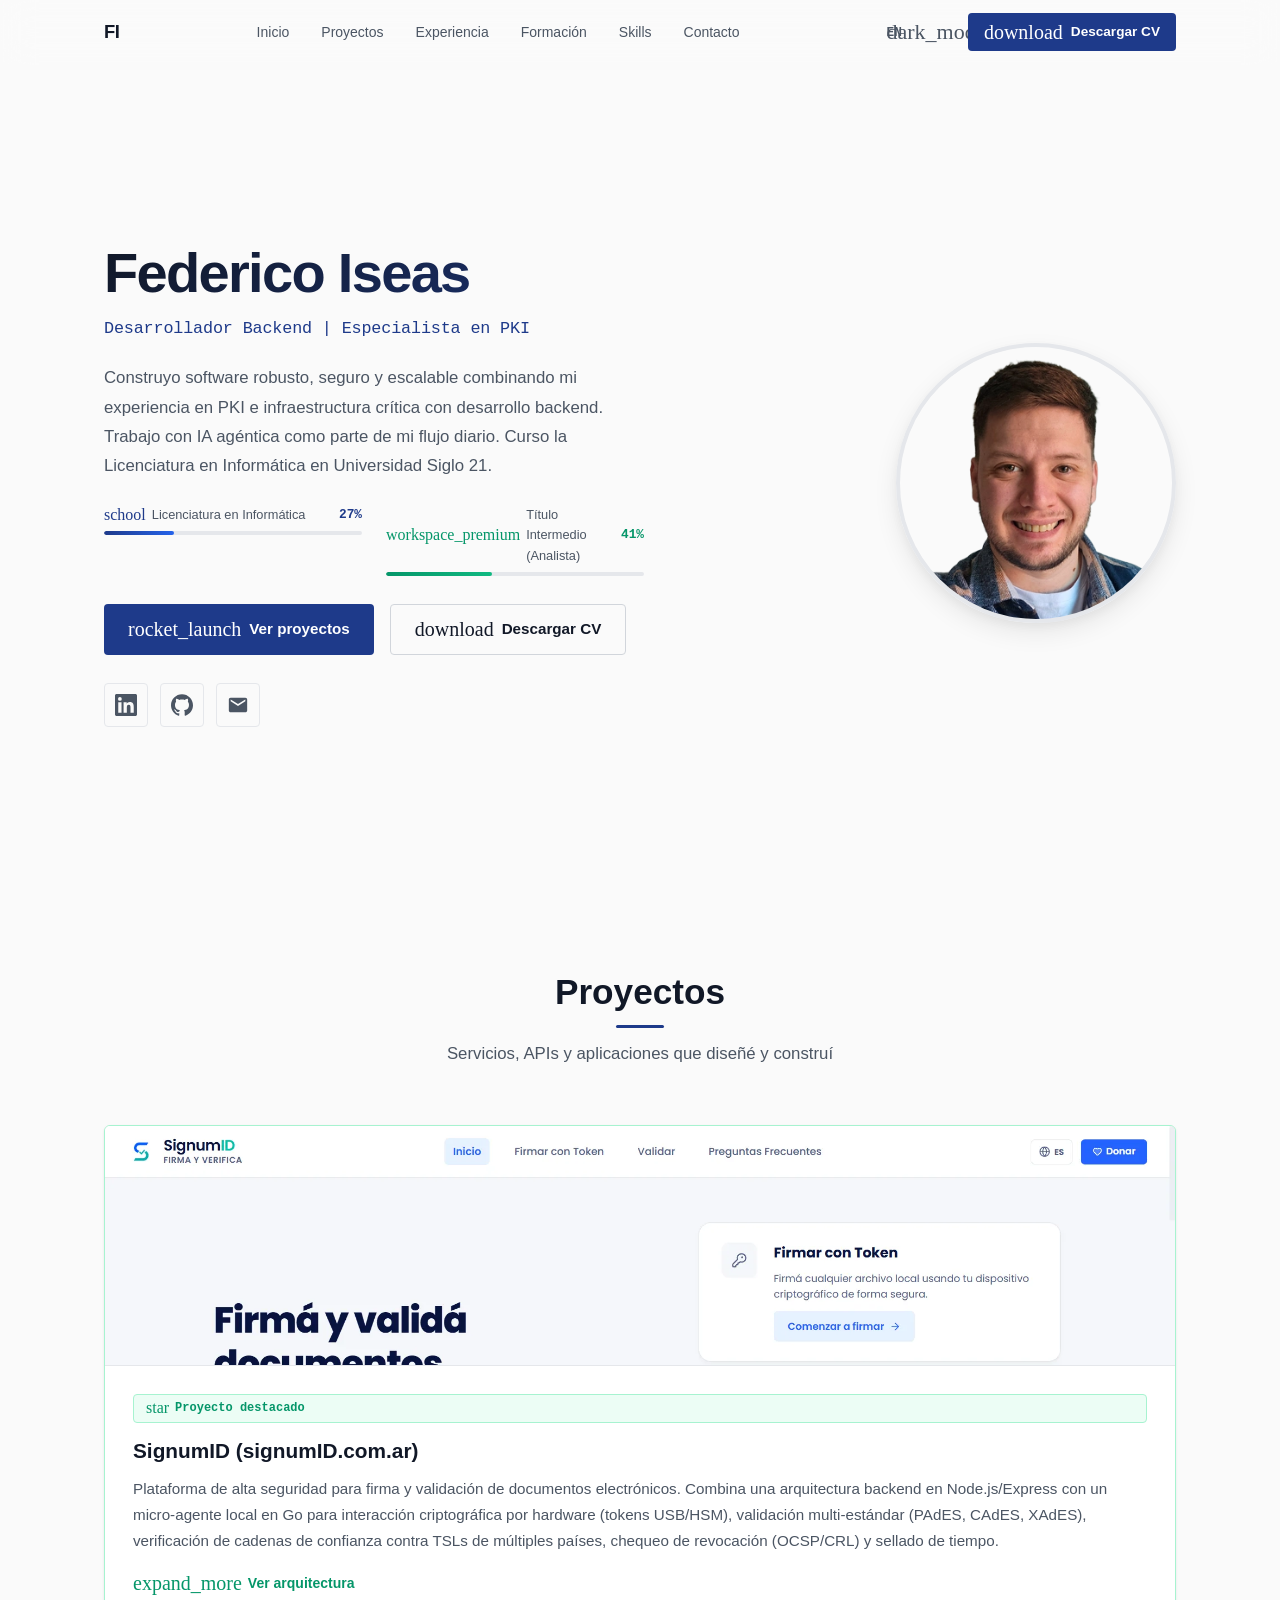
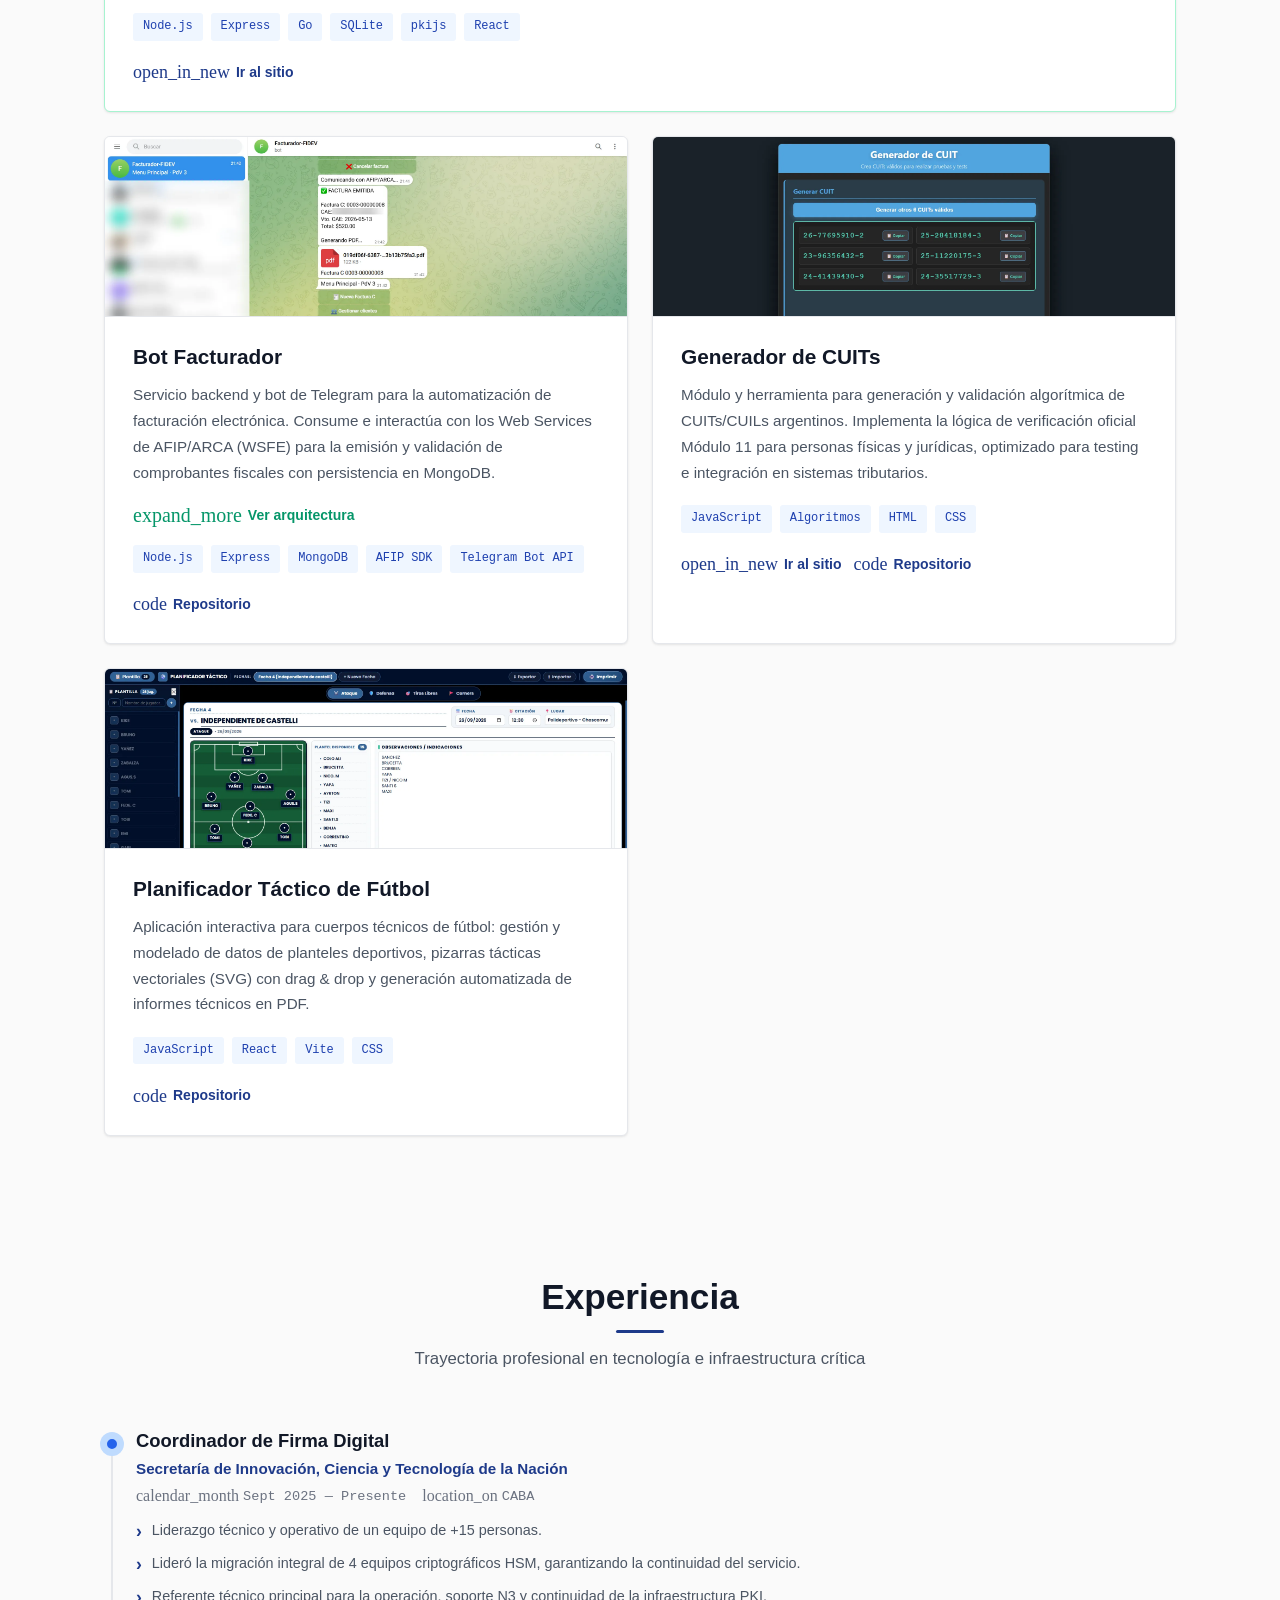
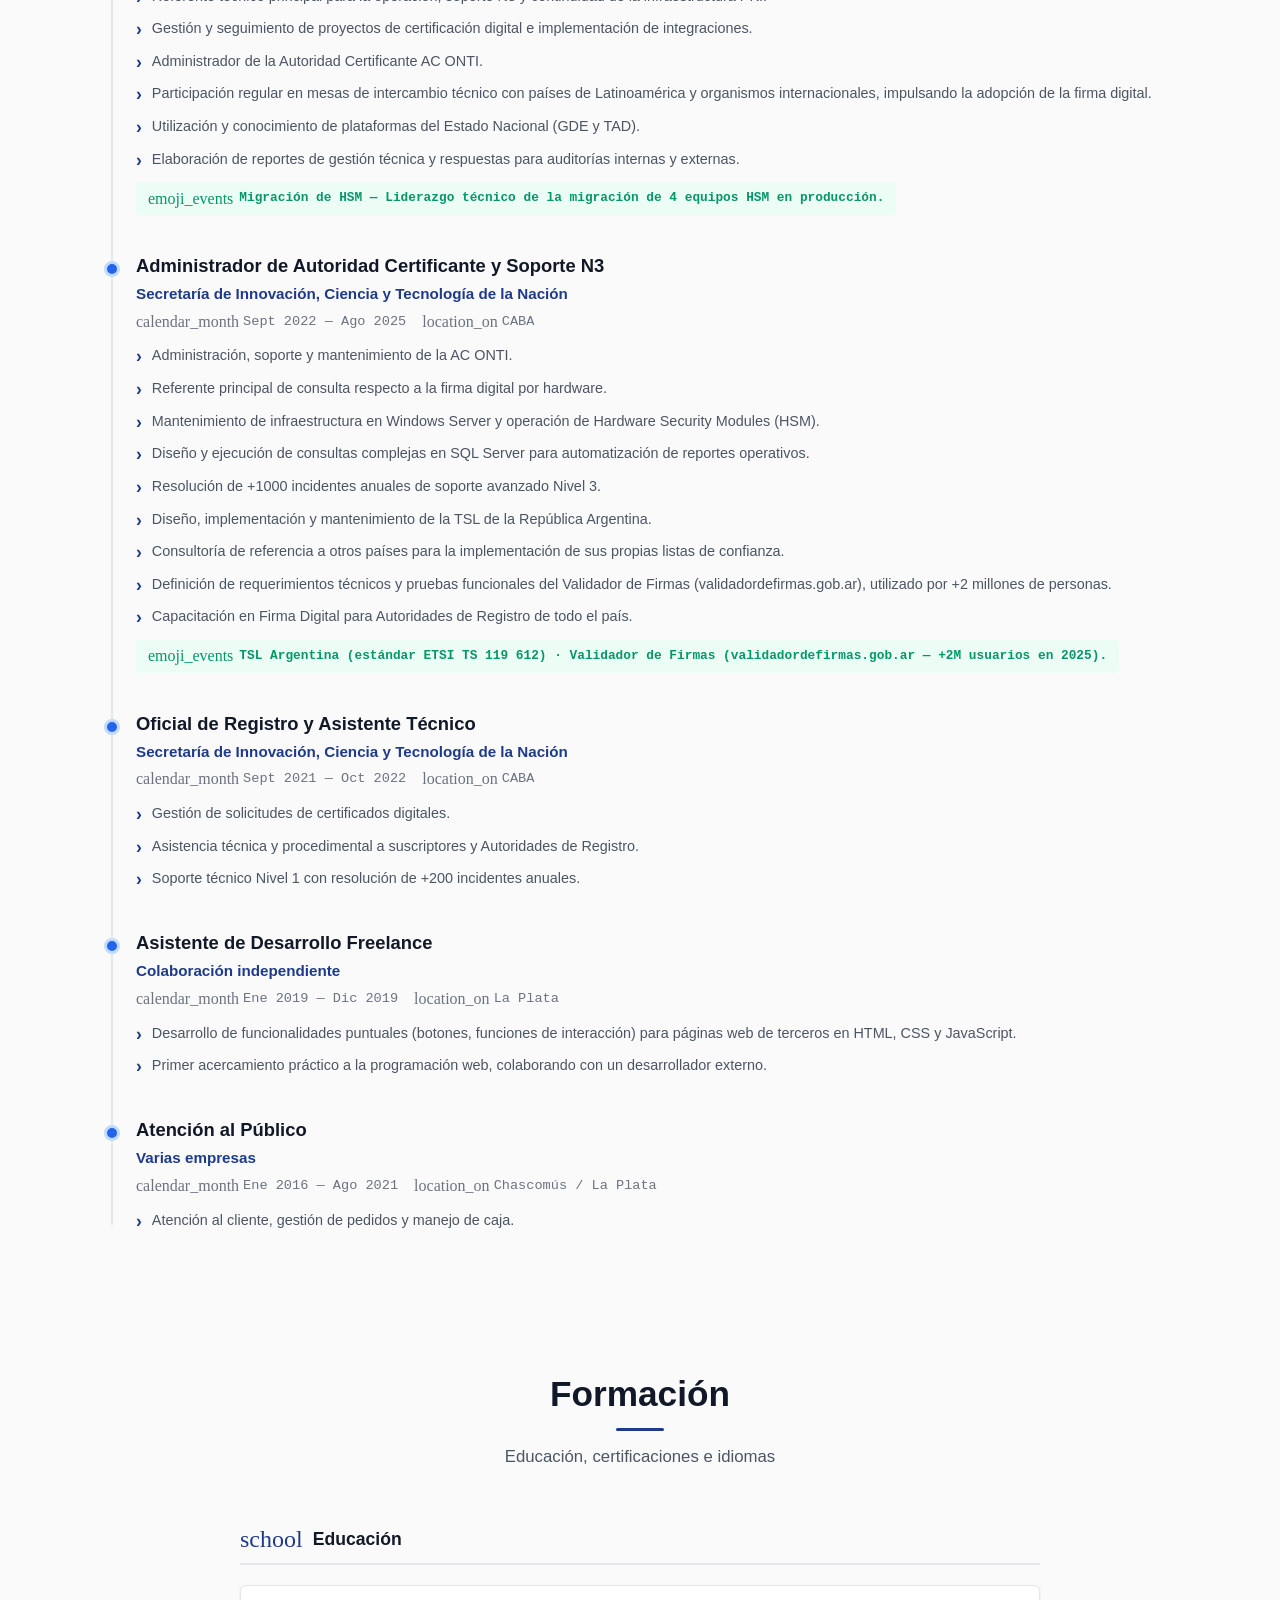
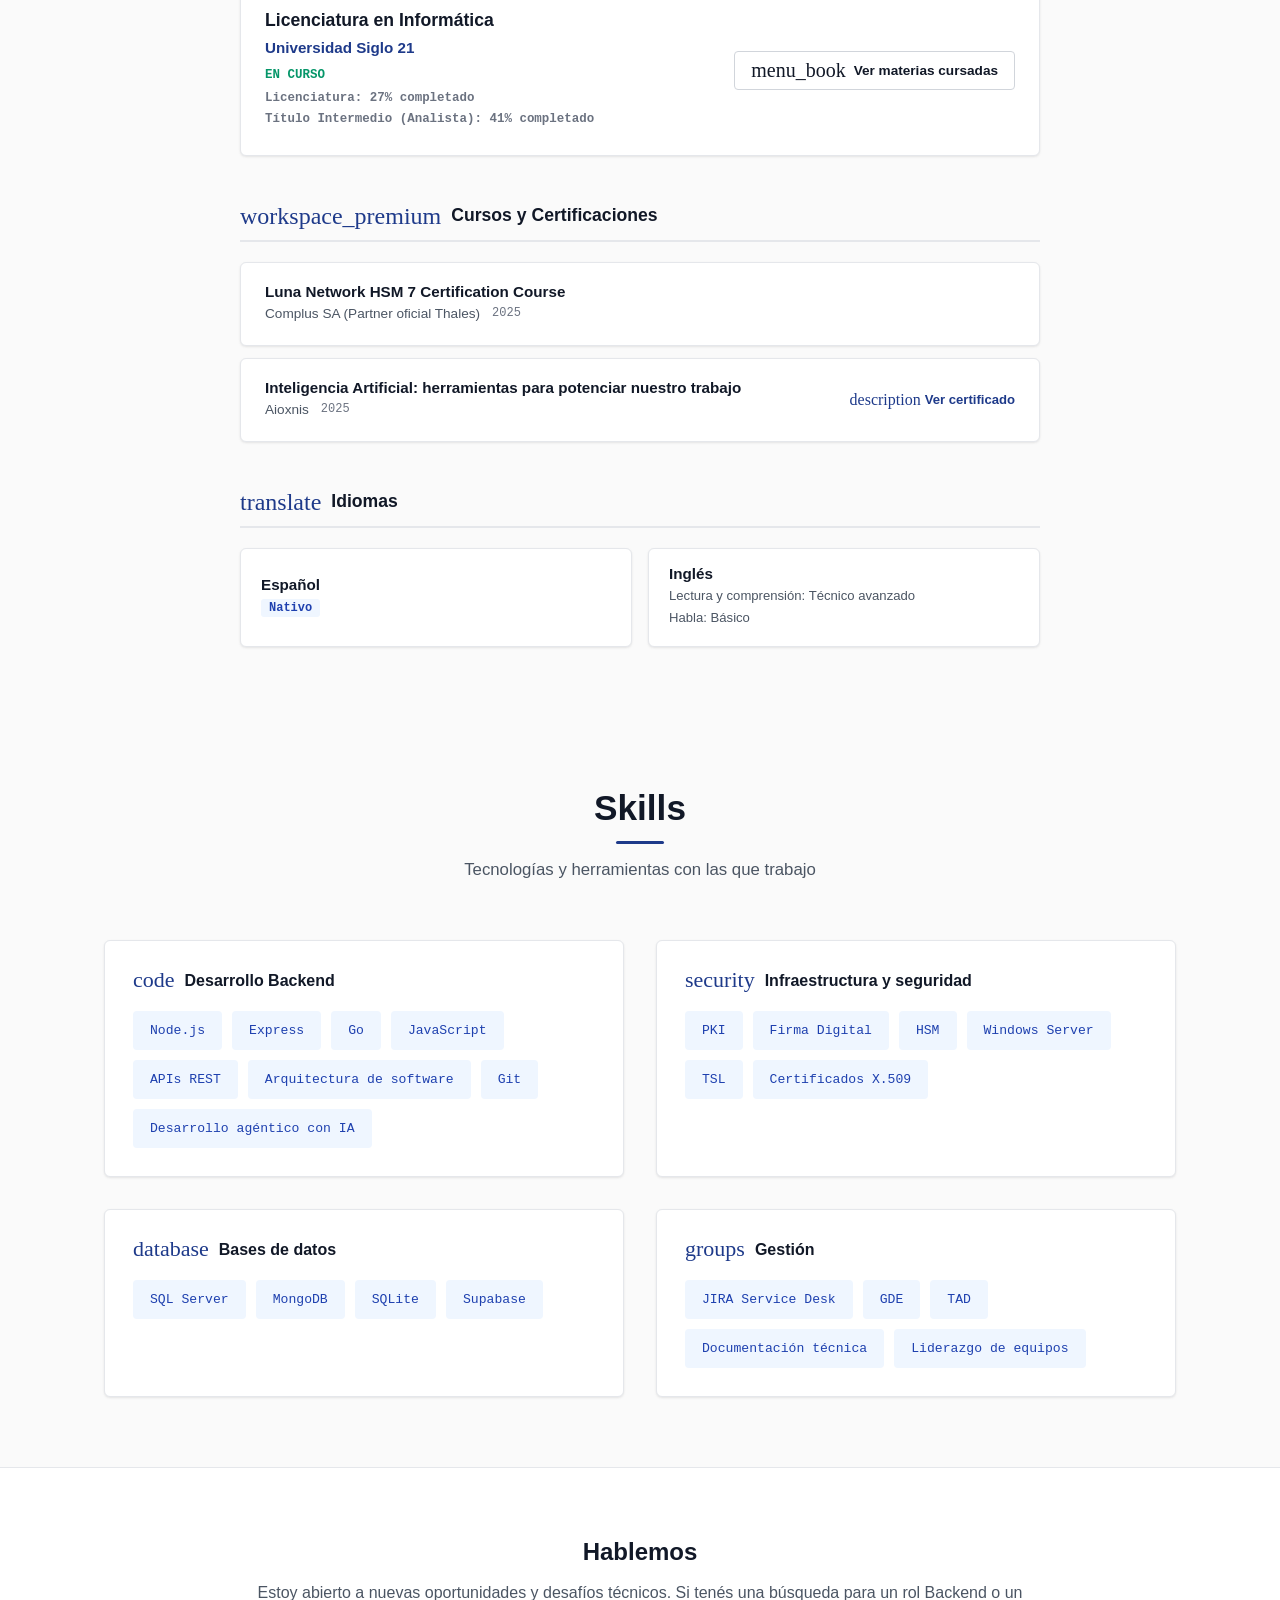
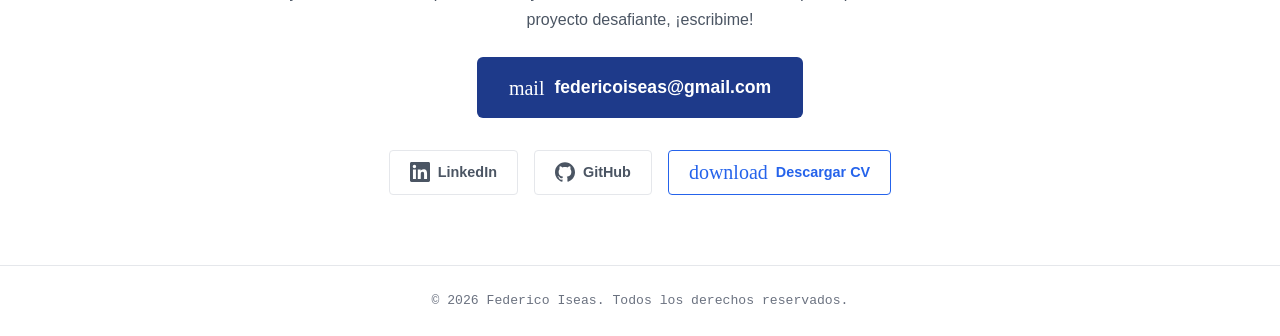
<file: index.html>
<!DOCTYPE html>
<html lang="es" data-theme="light">

<head>
  <meta charset="UTF-8">
  <meta http-equiv="Content-Security-Policy"
    content="default-src 'self'; style-src 'self' 'unsafe-inline' https://fonts.googleapis.com; font-src 'self' https://fonts.gstatic.com https://fonts.googleapis.com; img-src 'self' data:; connect-src 'self'; script-src 'self'; frame-ancestors 'none';">
  <meta name="referrer" content="strict-origin-when-cross-origin">
  <meta name="viewport" content="width=device-width, initial-scale=1.0">
  <title>Federico Iseas — Desarrollador Backend | Especialista PKI</title>
  <meta name="description"
    content="Portfolio de Federico Iseas. Desarrollador Backend, especialista en PKI e infraestructura crítica. Construyo software seguro, robusto y escalable combinando seguridad y desarrollo.">
  <meta name="author" content="Federico Iseas">
  <meta name="keywords"
    content="desarrollador backend, backend developer, Node.js, Express, Go, APIs REST, SQL Server, MongoDB, SQLite, PKI, firma digital, criptografía, infraestructura crítica, portfolio, IA agéntica">

  <!-- Open Graph -->
  <meta property="og:title" content="Federico Iseas — Desarrollador Backend | Especialista PKI">
  <meta property="og:description"
    content="Desarrollador Backend, especialista en PKI e infraestructura crítica. Construyo software seguro, robusto y escalable.">
  <meta property="og:type" content="website">
  <meta property="og:image" content="https://fedeiseas.dev.ar/resources/img/og-preview.webp">
  <meta property="og:image:width" content="1200">
  <meta property="og:image:height" content="630">
  <meta property="og:url" content="https://fedeiseas.dev.ar">

  <!-- Favicon -->
  <link rel="icon" type="image/webp" href="resources/img/favicon.webp">

  <!-- Preconnect for Google Fonts -->
  <link rel="preconnect" href="https://fonts.googleapis.com">
  <link rel="preconnect" href="https://fonts.gstatic.com" crossorigin>

  <!-- Critical: Inter & JetBrains Mono (needed for text layout, loaded blocking) -->
  <link rel="stylesheet"
    href="https://fonts.googleapis.com/css2?family=Inter:wght@400;500;600;700;800&family=JetBrains+Mono:wght@400;500;600&display=swap">

  <!-- Non-critical: Material Symbols (icons, loaded async to not block render) -->
  <link rel="stylesheet" media="print" id="material-symbols-css"
    href="https://fonts.googleapis.com/css2?family=Material+Symbols+Rounded:opsz,wght,FILL,GRAD@20..48,100..700,0..1,-50..200&display=block">

  <!-- Preload above-the-fold image (LCP) -->
  <link rel="preload" as="image" href="resources/img/Foto.webp" fetchpriority="high">

  <!-- Styles -->
  <link rel="stylesheet" href="css/styles.css">
</head>

<body>

  <!-- ============================================================
       NAVBAR
       ============================================================ -->
  <header class="navbar" id="navbar">
    <div class="container navbar__inner">

      <!-- Logo -->
      <a href="#" class="navbar__logo">FI</a>

      <!-- Desktop Nav -->
      <nav class="navbar__nav" aria-label="Main navigation">
        <a href="#inicio" class="navbar__link" data-i18n="nav.home">Inicio</a>
        <a href="#proyectos" class="navbar__link" data-i18n="nav.projects">Proyectos</a>
        <a href="#experiencia" class="navbar__link" data-i18n="nav.experience">Experiencia</a>
        <a href="#formacion" class="navbar__link" data-i18n="nav.formation">Formación</a>
        <a href="#skills" class="navbar__link" data-i18n="nav.skills">Skills</a>
        <a href="#contacto" class="navbar__link" data-i18n="nav.contact">Contacto</a>
      </nav>

      <!-- Actions -->
      <div class="navbar__actions">
        <!-- Language toggle -->
        <button class="navbar__lang-btn" id="lang-toggle" aria-label="Toggle language" data-i18n="nav.lang">EN</button>

        <!-- Theme toggle -->
        <button class="navbar__icon-btn" id="theme-toggle" aria-label="Toggle dark mode">
          <span class="material-symbols-rounded" id="theme-icon">dark_mode</span>
        </button>

        <!-- CV Download (desktop) -->
        <a href="resources/docs/CV_Iseas_Federico.pdf" target="_blank" rel="noopener noreferrer"
          class="btn btn--primary btn--small navbar__cv-btn">
          <span class="material-symbols-rounded">download</span>
          <span data-i18n="nav.cv">Descargar CV</span>
        </a>

        <!-- Hamburger (mobile) -->
        <button class="navbar__hamburger" id="hamburger" aria-label="Open menu">
          <span></span>
          <span></span>
          <span></span>
        </button>
    </div>
  </header>

  <!-- Mobile Menu (outside header so position:fixed works correctly) -->
  <nav class="navbar__mobile-menu" id="mobile-menu" aria-label="Mobile navigation">
    <div class="navbar__mobile-actions">
      <a href="resources/docs/CV_Iseas_Federico.pdf" target="_blank" rel="noopener noreferrer"
        class="btn btn--primary btn--small">
        <span class="material-symbols-rounded">download</span>
        <span data-i18n="nav.cv">Descargar CV</span>
      </a>
    </div>

    <a href="#inicio" class="navbar__mobile-link" data-i18n="nav.home">Inicio</a>
    <a href="#proyectos" class="navbar__mobile-link" data-i18n="nav.projects">Proyectos</a>
    <a href="#experiencia" class="navbar__mobile-link" data-i18n="nav.experience">Experiencia</a>
    <a href="#formacion" class="navbar__mobile-link" data-i18n="nav.formation">Formación</a>
    <a href="#skills" class="navbar__mobile-link" data-i18n="nav.skills">Skills</a>
    <a href="#contacto" class="navbar__mobile-link" data-i18n="nav.contact">Contacto</a>
  </nav>

  <!-- ============================================================
       HERO
       ============================================================ -->
  <section class="hero" id="inicio">
    <div class="container hero__inner">

      <!-- Content -->
      <div class="hero__content">
        <h1 class="hero__name">Federico Iseas</h1>
        <p class="hero__subtitle mono" data-i18n="hero.subtitle">Desarrollador Backend | Especialista en PKI</p>
        <p class="hero__description" data-i18n="hero.description">
          Construyo software robusto, seguro y escalable combinando mi experiencia en PKI e infraestructura crítica con desarrollo backend. Trabajo con IA agéntica como parte de mi flujo diario. Curso la Licenciatura en Informática en Universidad Siglo 21.
        </p>

        <!-- Academic Progress Bars -->
        <div class="hero__progress-container">
          <a href="educacion.html" class="hero__progress-item">
            <div class="hero__progress-label">
              <span class="hero__progress-title">
                <span class="material-symbols-rounded">school</span>
                <span data-i18n="hero.progress.total">Licenciatura en Informática</span>
              </span>
              <span class="hero__progress-val" id="hero-progress-total-val">0%</span>
            </div>
            <div class="hero__progress-bar-bg">
              <div class="hero__progress-bar-fill" id="hero-progress-total-fill"></div>
            </div>
          </a>
          <a href="educacion.html" class="hero__progress-item hero__progress-item--inter">
            <div class="hero__progress-label">
              <span class="hero__progress-title">
                <span class="material-symbols-rounded">workspace_premium</span>
                <span data-i18n="hero.progress.inter">Título Intermedio (Analista)</span>
              </span>
              <span class="hero__progress-val" id="hero-progress-inter-val">0%</span>
            </div>
            <div class="hero__progress-bar-bg">
              <div class="hero__progress-bar-fill" id="hero-progress-inter-fill"></div>
            </div>
          </a>
        </div>


        <div class="hero__buttons">
          <a href="#proyectos" class="btn btn--primary">
            <span class="material-symbols-rounded">rocket_launch</span>
            <span data-i18n="hero.cta.projects">Ver proyectos</span>
          </a>
          <a href="resources/docs/CV_Iseas_Federico.pdf" target="_blank" rel="noopener noreferrer"
            class="btn btn--secondary">
            <span class="material-symbols-rounded">download</span>
            <span data-i18n="hero.cta.cv">Descargar CV</span>
          </a>
        </div>

        <div class="hero__socials">
          <!-- LinkedIn -->
          <a href="https://linkedin.com/in/federico-iseas" target="_blank" rel="noopener noreferrer"
            class="hero__social-link" aria-label="LinkedIn">
            <svg viewBox="0 0 24 24" xmlns="http://www.w3.org/2000/svg">
              <path
                d="M20.447 20.452h-3.554v-5.569c0-1.328-.027-3.037-1.852-3.037-1.853 0-2.136 1.445-2.136 2.939v5.667H9.351V9h3.414v1.561h.046c.477-.9 1.637-1.85 3.37-1.85 3.601 0 4.267 2.37 4.267 5.455v6.286zM5.337 7.433a2.062 2.062 0 01-2.063-2.065 2.064 2.064 0 112.063 2.065zm1.782 13.019H3.555V9h3.564v11.452zM22.225 0H1.771C.792 0 0 .774 0 1.729v20.542C0 23.227.792 24 1.771 24h20.451C23.2 24 24 23.227 24 22.271V1.729C24 .774 23.2 0 22.222 0h.003z" />
            </svg>
          </a>
          <!-- GitHub -->
          <a href="https://github.com/federicoiseas" target="_blank" rel="noopener noreferrer" class="hero__social-link"
            aria-label="GitHub">
            <svg viewBox="0 0 24 24" xmlns="http://www.w3.org/2000/svg">
              <path
                d="M12 .297c-6.63 0-12 5.373-12 12 0 5.303 3.438 9.8 8.205 11.385.6.113.82-.258.82-.577 0-.285-.01-1.04-.015-2.04-3.338.724-4.042-1.61-4.042-1.61C4.422 18.07 3.633 17.7 3.633 17.7c-1.087-.744.084-.729.084-.729 1.205.084 1.838 1.236 1.838 1.236 1.07 1.835 2.809 1.305 3.495.998.108-.776.417-1.305.76-1.605-2.665-.3-5.466-1.332-5.466-5.93 0-1.31.465-2.38 1.235-3.22-.135-.303-.54-1.523.105-3.176 0 0 1.005-.322 3.3 1.23.96-.267 1.98-.399 3-.405 1.02.006 2.04.138 3 .405 2.28-1.552 3.285-1.23 3.285-1.23.645 1.653.24 2.873.12 3.176.765.84 1.23 1.91 1.23 3.22 0 4.61-2.805 5.625-5.475 5.92.42.36.81 1.096.81 2.22 0 1.606-.015 2.896-.015 3.286 0 .315.21.69.825.57C20.565 22.092 24 17.592 24 12.297c0-6.627-5.373-12-12-12" />
            </svg>
          </a>
          <!-- Email -->
          <a href="mailto:federicoiseas@gmail.com" class="hero__social-link" aria-label="Email">
            <svg viewBox="0 0 24 24" xmlns="http://www.w3.org/2000/svg">
              <path
                d="M20 4H4c-1.1 0-1.99.9-1.99 2L2 18c0 1.1.9 2 2 2h16c1.1 0 2-.9 2-2V6c0-1.1-.9-2-2-2zm0 4l-8 5-8-5V6l8 5 8-5v2z" />
            </svg>
          </a>
        </div>
      </div>

      <!-- Photo -->
      <div class="hero__photo-wrapper">
        <img src="resources/img/Foto.webp" alt="Federico Iseas" class="hero__photo"
             loading="eager" fetchpriority="high" decoding="async">
      </div>
    </div>
  </section>

  <!-- ============================================================
       PROJECTS
       ============================================================ -->
  <section class="section" id="proyectos">
    <div class="container">
      <div class="section__header reveal">
        <h2 class="section__title" data-i18n="section.projects.title">Proyectos</h2>
        <p class="section__subtitle" data-i18n="section.projects.subtitle">Servicios, APIs y aplicaciones que diseñé y construí</p>
      </div>
      <div class="projects__grid" id="projects-grid">
        <!-- Rendered dynamically by main.js -->
      </div>
    </div>
  </section>

  <!-- ============================================================
       EXPERIENCE
       ============================================================ -->
  <section class="section" id="experiencia">
    <div class="container">
      <div class="section__header reveal">
        <h2 class="section__title" data-i18n="section.experience.title">Experiencia</h2>
        <p class="section__subtitle" data-i18n="section.experience.subtitle">Trayectoria profesional en tecnología e
          infraestructura crítica</p>
      </div>
      <div class="timeline" id="experience-timeline">
        <!-- Rendered dynamically by main.js -->
      </div>
    </div>
  </section>

  <!-- ============================================================
       FORMACIÓN (Education + Courses + Languages)
       ============================================================ -->
  <section class="section" id="formacion">
    <div class="container">
      <div class="section__header reveal">
        <h2 class="section__title" data-i18n="section.formation.title">Formación</h2>
        <p class="section__subtitle" data-i18n="section.formation.subtitle">Educación, certificaciones e idiomas</p>
      </div>

      <div class="formation__grid">
        <!-- Education -->
        <div class="formation__block reveal">
          <h3 class="formation__block-title">
            <span class="material-symbols-rounded">school</span>
            <span data-i18n="formation.education">Educación</span>
          </h3>
          <div class="education__card">
            <div>
              <h4 class="education__degree" data-i18n="education.degree">Licenciatura en Informática</h4>
              <p class="education__school" data-i18n="education.school">Universidad Siglo 21</p>
              <p class="education__status mono" data-i18n="education.status">EN CURSO</p>
              <p class="education__progress-text mono" id="edu-percentage-main"></p>
            </div>
            <a href="educacion.html" class="btn btn--secondary btn--small">
              <span class="material-symbols-rounded">menu_book</span>
              <span data-i18n="education.detail.btn">Ver materias cursadas</span>
            </a>
          </div>
        </div>

        <!-- Courses -->
        <div class="formation__block reveal reveal--delay-1">
          <h3 class="formation__block-title">
            <span class="material-symbols-rounded">workspace_premium</span>
            <span data-i18n="formation.courses">Cursos y Certificaciones</span>
          </h3>
          <div id="courses-grid" class="courses__list">
            <!-- Rendered dynamically by main.js -->
          </div>
        </div>

        <!-- Languages -->
        <div class="formation__block reveal reveal--delay-2">
          <h3 class="formation__block-title">
            <span class="material-symbols-rounded">translate</span>
            <span data-i18n="formation.languages">Idiomas</span>
          </h3>
          <div id="languages-grid" class="languages__list">
            <!-- Rendered dynamically by main.js -->
          </div>
        </div>
      </div>
    </div>
  </section>

  <!-- ============================================================
       SKILLS
       ============================================================ -->
  <section class="section" id="skills">
    <div class="container">
      <div class="section__header reveal">
        <h2 class="section__title" data-i18n="section.skills.title">Skills</h2>
        <p class="section__subtitle" data-i18n="section.skills.subtitle">Tecnologías y herramientas con las que trabajo
        </p>
      </div>
      <div class="skills__grid" id="skills-grid">
        <!-- Rendered dynamically by main.js -->
      </div>
    </div>
  </section>

  <!-- ============================================================
       CONTACT
       ============================================================ -->
  <section class="section contact" id="contacto">
    <div class="container">
      <div class="contact__inner">
        <div class="contact__info reveal">
          <h2 class="contact__heading" data-i18n="contact.heading"></h2>
          <p class="contact__text" data-i18n="contact.text">
            Estoy abierto a nuevas oportunidades y desafíos técnicos. Si tenés una búsqueda para un rol Backend o un proyecto desafiante, ¡escribime!
          </p>

          <div class="contact__cta">
            <a href="mailto:federicoiseas@gmail.com" class="btn btn--primary btn--large contact__email-btn">
              <span class="material-symbols-rounded">mail</span>
              federicoiseas@gmail.com
            </a>
          </div>

          <div class="contact__links">
            <a href="https://linkedin.com/in/federico-iseas" target="_blank" rel="noopener noreferrer"
              class="contact__link">
              <svg width="20" height="20" viewBox="0 0 24 24" fill="currentColor">
                <path
                  d="M20.447 20.452h-3.554v-5.569c0-1.328-.027-3.037-1.852-3.037-1.853 0-2.136 1.445-2.136 2.939v5.667H9.351V9h3.414v1.561h.046c.477-.9 1.637-1.85 3.37-1.85 3.601 0 4.267 2.37 4.267 5.455v6.286zM5.337 7.433a2.062 2.062 0 01-2.063-2.065 2.064 2.064 0 112.063 2.065zm1.782 13.019H3.555V9h3.564v11.452zM22.225 0H1.771C.792 0 0 .774 0 1.729v20.542C0 23.227.792 24 1.771 24h20.451C23.2 24 24 23.227 24 22.271V1.729C24 .774 23.2 0 22.222 0h.003z" />
              </svg>
              LinkedIn
            </a>
            <a href="https://github.com/federicoiseas" target="_blank" rel="noopener noreferrer" class="contact__link">
              <svg width="20" height="20" viewBox="0 0 24 24" fill="currentColor">
                <path
                  d="M12 .297c-6.63 0-12 5.373-12 12 0 5.303 3.438 9.8 8.205 11.385.6.113.82-.258.82-.577 0-.285-.01-1.04-.015-2.04-3.338.724-4.042-1.61-4.042-1.61C4.422 18.07 3.633 17.7 3.633 17.7c-1.087-.744.084-.729.084-.729 1.205.084 1.838 1.236 1.838 1.236 1.07 1.835 2.809 1.305 3.495.998.108-.776.417-1.305.76-1.605-2.665-.3-5.466-1.332-5.466-5.93 0-1.31.465-2.38 1.235-3.22-.135-.303-.54-1.523.105-3.176 0 0 1.005-.322 3.3 1.23.96-.267 1.98-.399 3-.405 1.02.006 2.04.138 3 .405 2.28-1.552 3.285-1.23 3.285-1.23.645 1.653.24 2.873.12 3.176.765.84 1.23 1.91 1.23 3.22 0 4.61-2.805 5.625-5.475 5.92.42.36.81 1.096.81 2.22 0 1.606-.015 2.896-.015 3.286 0 .315.21.69.825.57C20.565 22.092 24 17.592 24 12.297c0-6.627-5.373-12-12-12" />
              </svg>
              GitHub
            </a>
            <a href="resources/docs/CV_Iseas_Federico.pdf" target="_blank" rel="noopener noreferrer"
              class="contact__link contact__link--cv">
              <span class="material-symbols-rounded">download</span>
              <span data-i18n="nav.cv">Descargar CV</span>
            </a>
          </div>
        </div>
      </div>
    </div>
  </section>

  <!-- ============================================================
       FOOTER
       ============================================================ -->
  <footer class="footer">
    <div class="container">
      <p class="footer__text" id="footer-copy"></p>
    </div>
  </footer>

  <!-- Scripts (defer = download in parallel, execute after HTML is parsed) -->
  <script src="js/materias.js" defer></script>
  <script src="js/i18n.js" defer></script>
  <script src="js/main.js" defer></script>
</body>

</html>
</file>
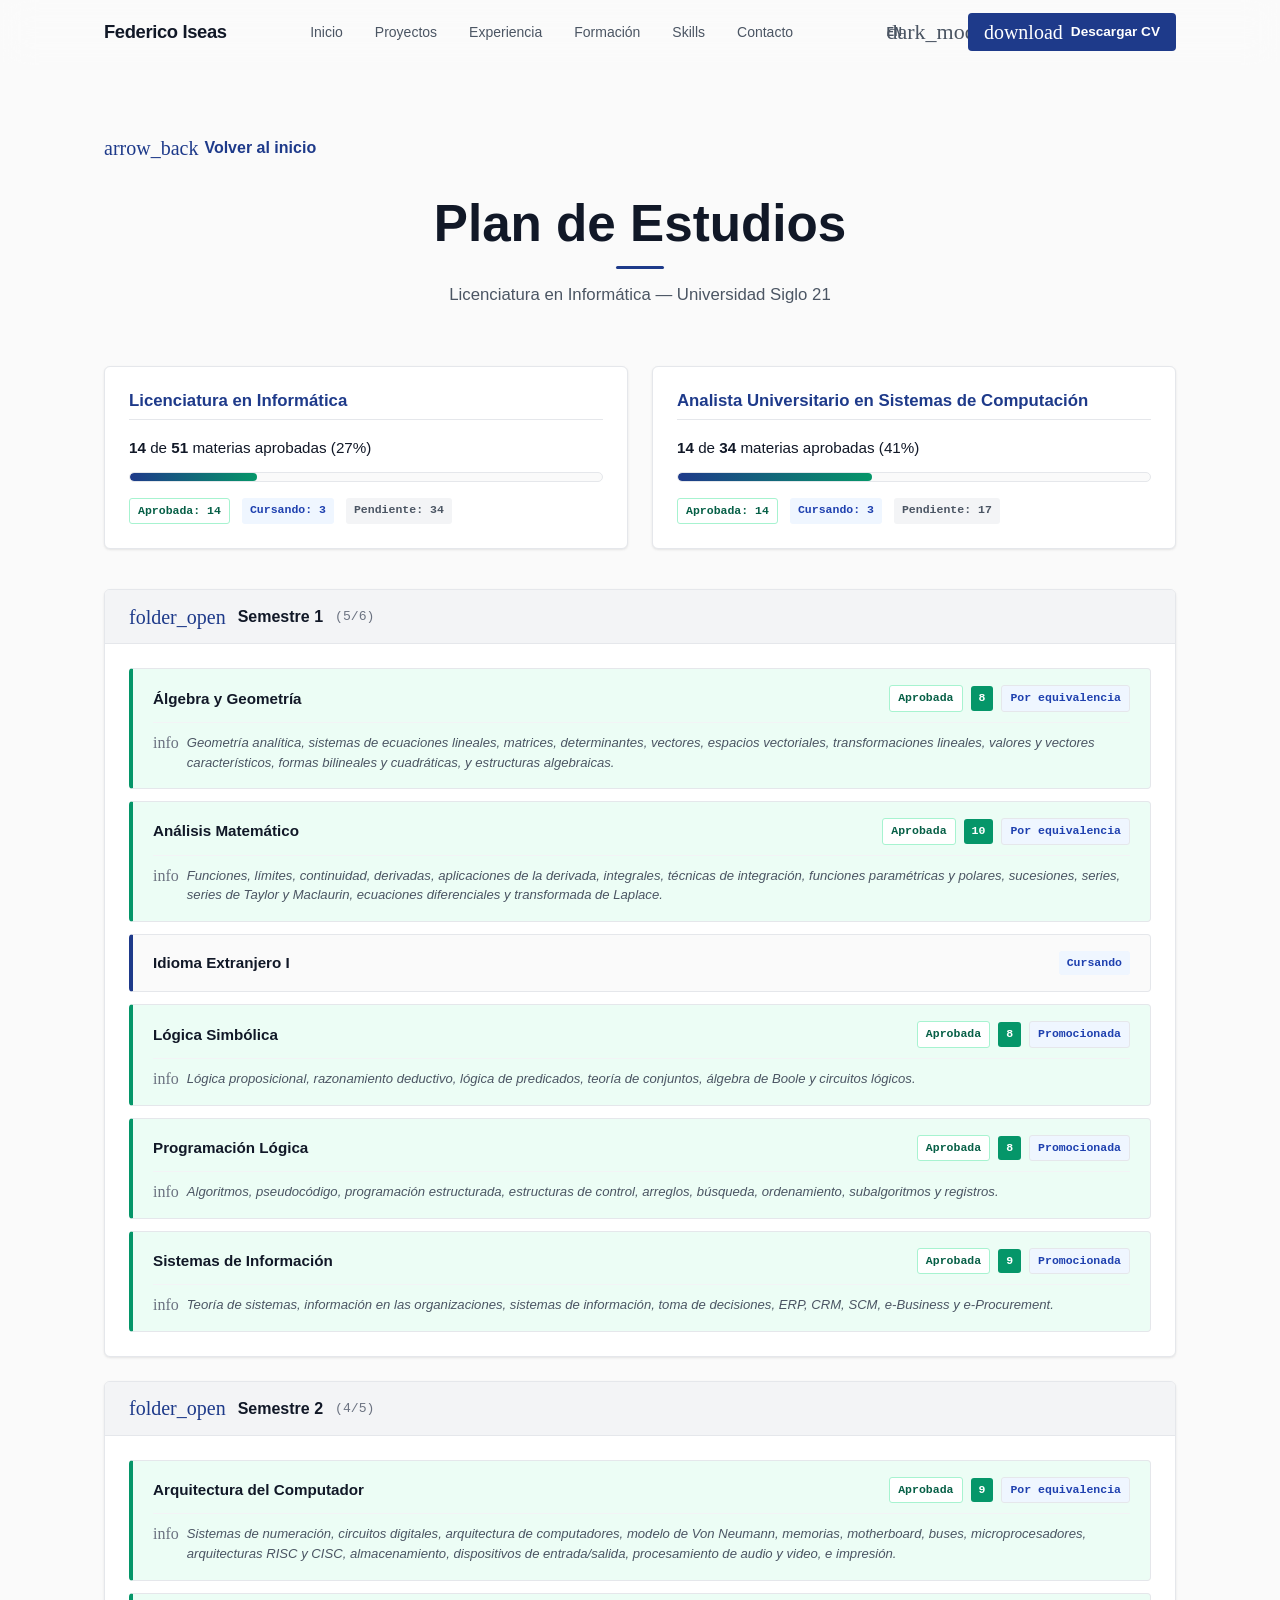
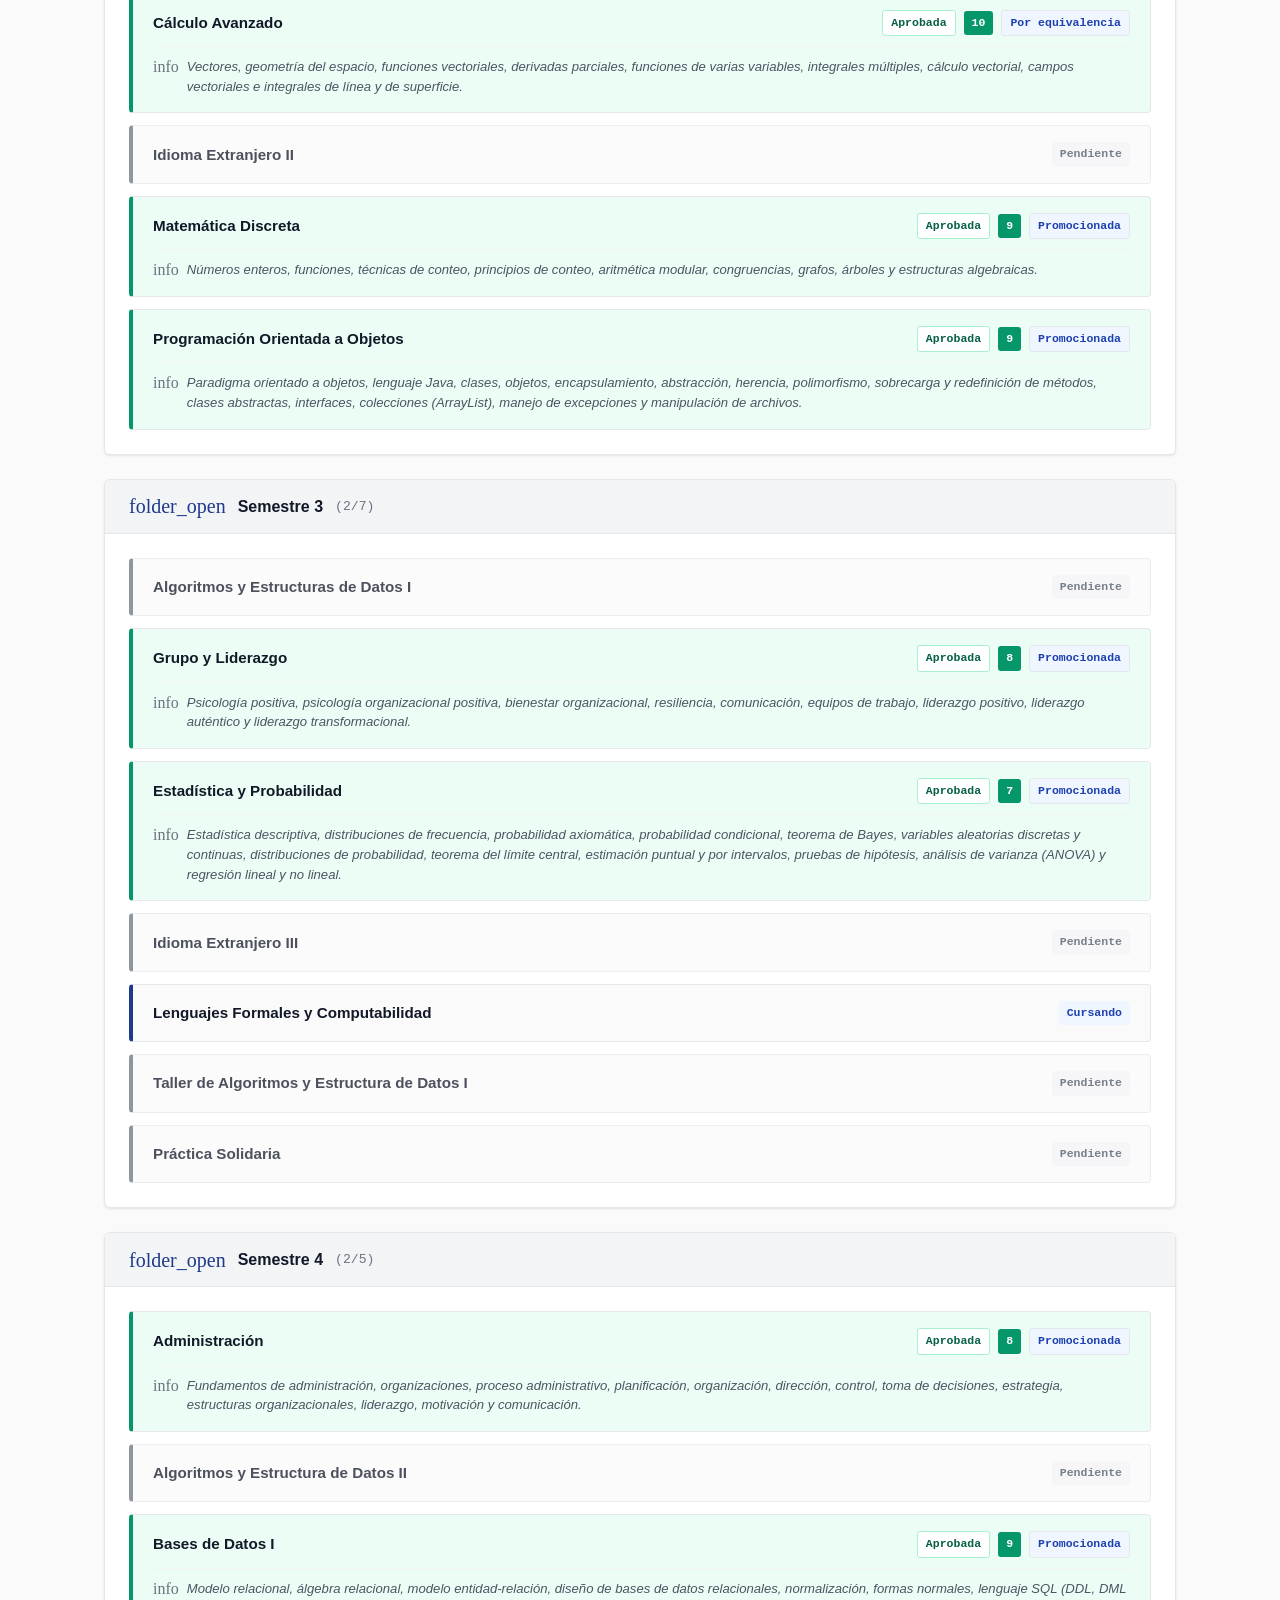
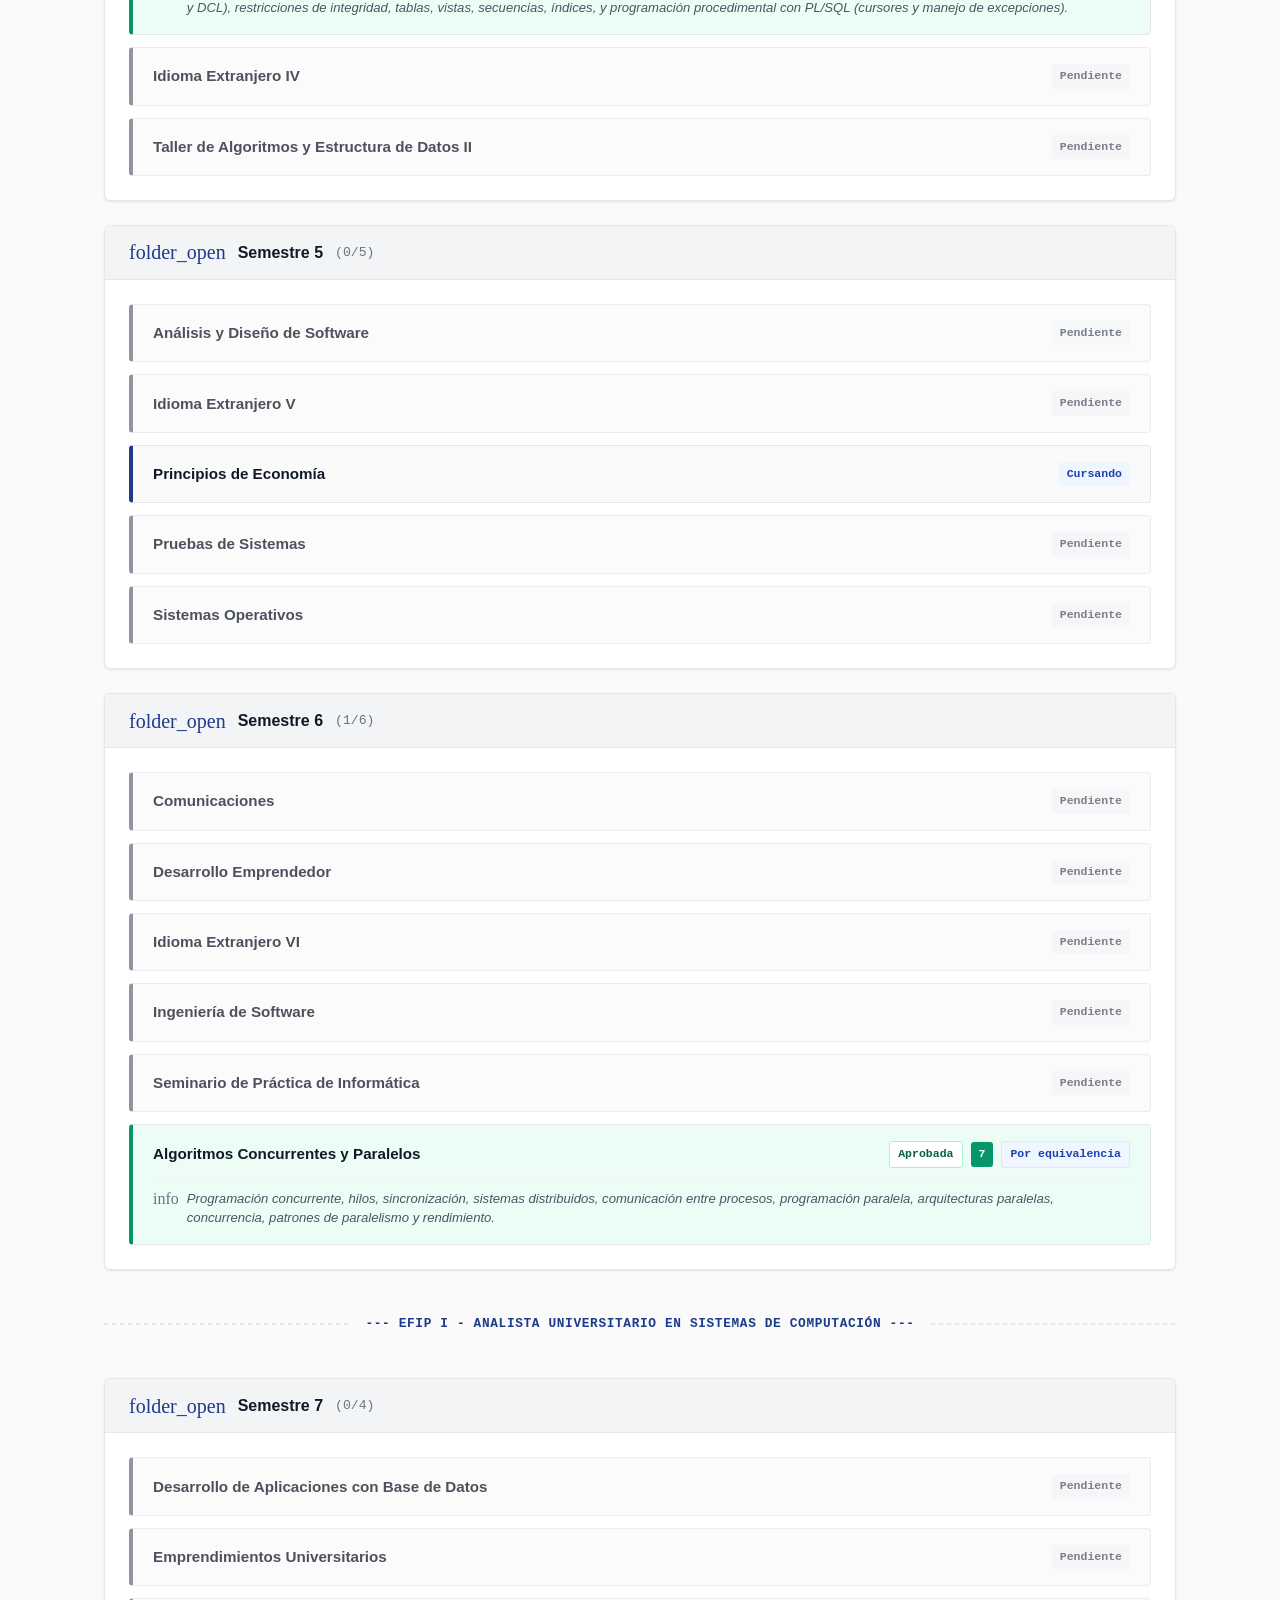
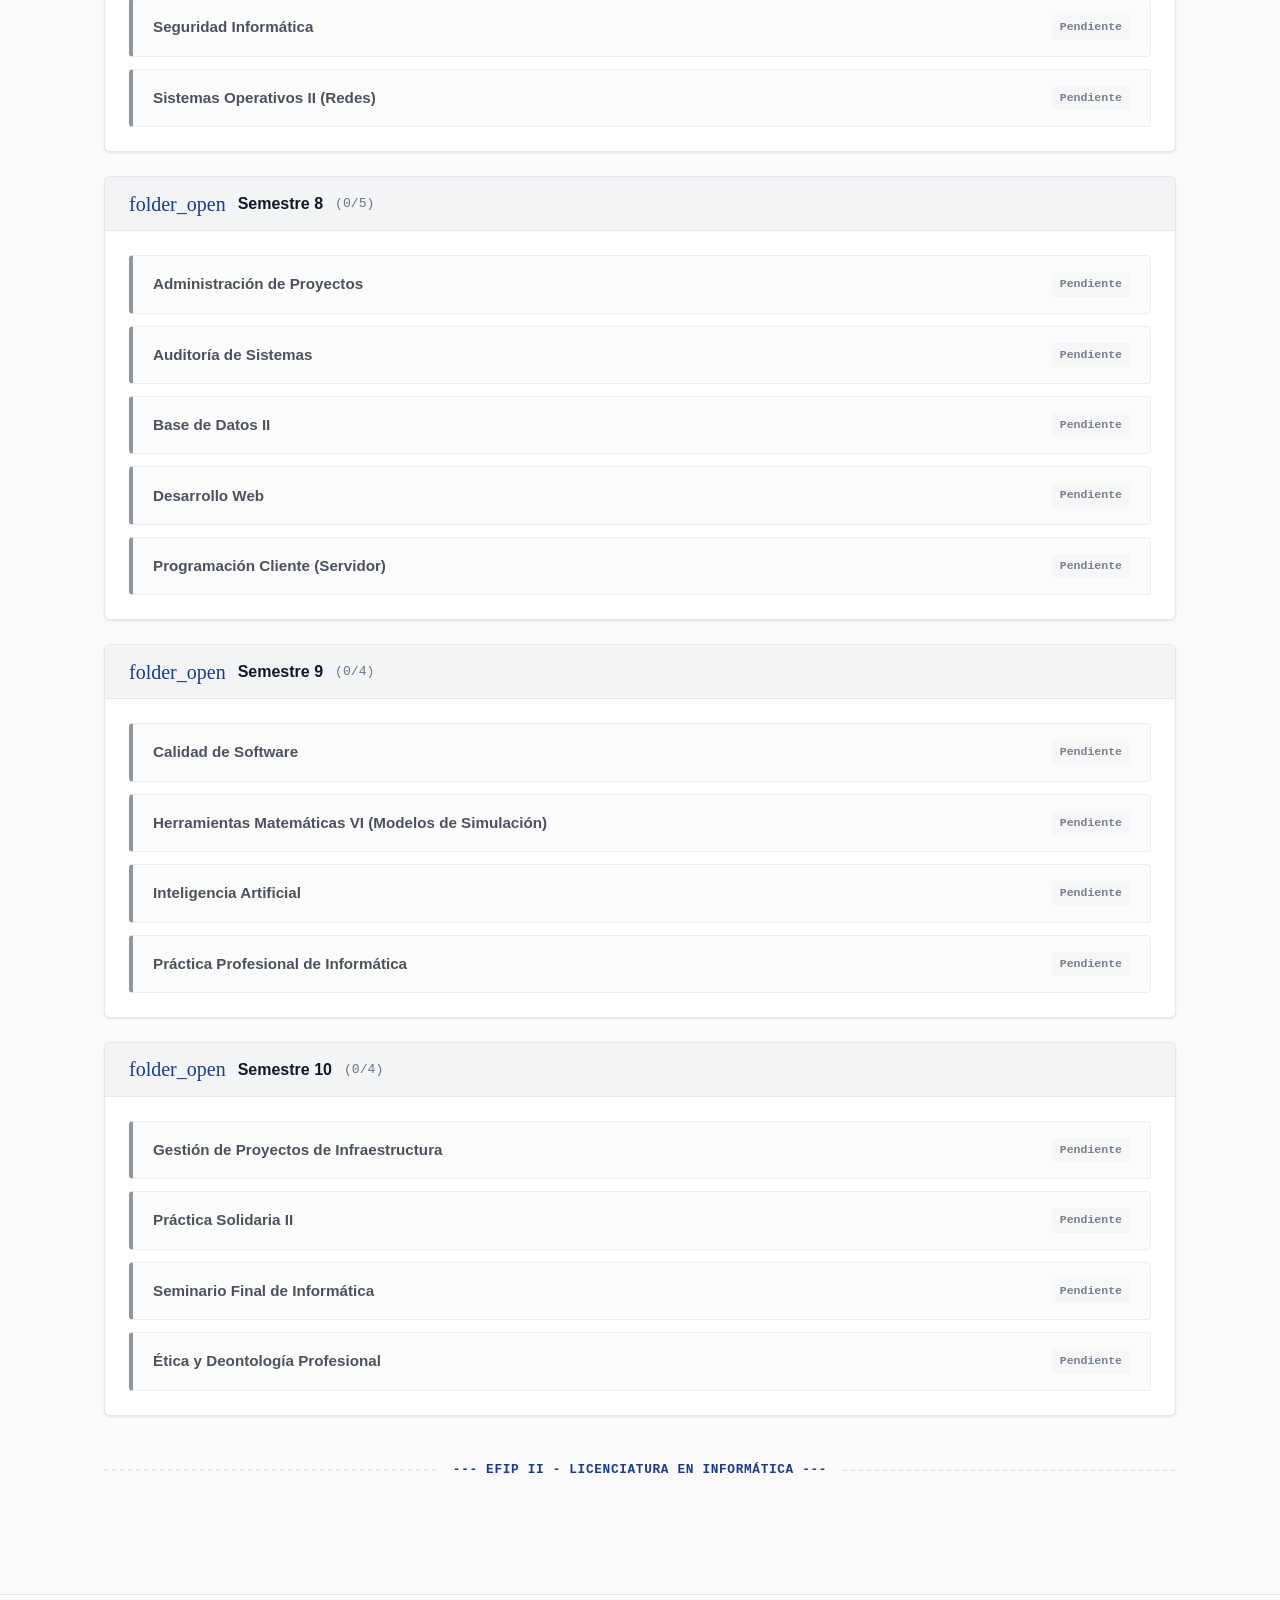
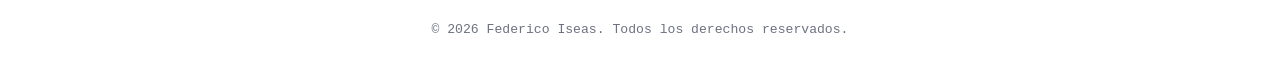
<file: educacion.html>
<!DOCTYPE html>
<html lang="es" data-theme="light">
<head>
  <meta charset="UTF-8">
  <meta http-equiv="Content-Security-Policy" content="default-src 'self'; style-src 'self' 'unsafe-inline' https://fonts.googleapis.com; font-src 'self' https://fonts.gstatic.com https://fonts.googleapis.com; img-src 'self' data:; connect-src 'self'; script-src 'self'; frame-ancestors 'none';">
  <meta name="referrer" content="strict-origin-when-cross-origin">
  <meta name="viewport" content="width=device-width, initial-scale=1.0">
  <title>Plan de estudios — Federico Iseas</title>
  <meta name="description" content="Detalle de materias cursadas de la Licenciatura en Informática — Universidad Siglo 21.">

  <!-- Favicon -->
  <link rel="icon" type="image/webp" href="resources/img/favicon.webp">

  <!-- Preconnect for Google Fonts -->
  <link rel="preconnect" href="https://fonts.googleapis.com">
  <link rel="preconnect" href="https://fonts.gstatic.com" crossorigin>

  <!-- Google Fonts & Material Symbols -->
  <link rel="stylesheet" href="https://fonts.googleapis.com/css2?family=Inter:wght@400;500;600;700;800&family=JetBrains+Mono:wght@400;500;600&display=swap">

  <!-- Non-critical: Material Symbols (icons, loaded async) -->
  <link rel="stylesheet" media="print" id="material-symbols-css"
    href="https://fonts.googleapis.com/css2?family=Material+Symbols+Rounded:opsz,wght,FILL,GRAD@20..48,100..700,0..1,-50..200&display=block">

  <!-- Styles -->
  <link rel="stylesheet" href="css/styles.css">
</head>
<body>

  <!-- ============================================================
       NAVBAR (aligned with landing page)
       ============================================================ -->
  <header class="navbar" id="navbar">
    <div class="container navbar__inner">

      <!-- Logo -->
      <a href="index.html" class="navbar__logo">Federico Iseas</a>

      <!-- Desktop Nav -->
      <nav class="navbar__nav" aria-label="Main navigation">
        <a href="index.html#inicio" class="navbar__link" data-i18n="nav.home">Inicio</a>
        <a href="index.html#proyectos" class="navbar__link" data-i18n="nav.projects">Proyectos</a>
        <a href="index.html#experiencia" class="navbar__link" data-i18n="nav.experience">Experiencia</a>
        <a href="index.html#formacion" class="navbar__link" data-i18n="nav.formation">Formación</a>
        <a href="index.html#skills" class="navbar__link" data-i18n="nav.skills">Skills</a>
        <a href="index.html#contacto" class="navbar__link" data-i18n="nav.contact">Contacto</a>
      </nav>

      <!-- Actions -->
      <div class="navbar__actions">
        <!-- Language toggle -->
        <button class="navbar__lang-btn" id="lang-toggle" aria-label="Toggle language" data-i18n="nav.lang">EN</button>

        <!-- Theme toggle -->
        <button class="navbar__icon-btn" id="theme-toggle" aria-label="Toggle dark mode">
          <span class="material-symbols-rounded" id="theme-icon">dark_mode</span>
        </button>

        <!-- CV Download -->
        <a href="resources/docs/CV_Iseas_Federico.pdf" target="_blank" rel="noopener noreferrer" class="btn btn--primary btn--small navbar__cv-btn">
          <span class="material-symbols-rounded">download</span>
          <span data-i18n="nav.cv">Descargar CV</span>
        </a>

        <!-- Hamburger (mobile) -->
        <button class="navbar__hamburger" id="hamburger" aria-label="Open menu">
          <span></span>
          <span></span>
          <span></span>
        </button>
      </div>
    </div>
  </header>

  <!-- Mobile Menu (outside header so position:fixed works correctly) -->
  <nav class="navbar__mobile-menu" id="mobile-menu" aria-label="Mobile navigation">
    <div class="navbar__mobile-actions">
      <a href="resources/docs/CV_Iseas_Federico.pdf" target="_blank" rel="noopener noreferrer" class="btn btn--primary btn--small">
        <span class="material-symbols-rounded">download</span>
        <span data-i18n="nav.cv">Descargar CV</span>
      </a>
    </div>

    <a href="index.html#inicio" class="navbar__mobile-link" data-i18n="nav.home">Inicio</a>
    <a href="index.html#proyectos" class="navbar__mobile-link" data-i18n="nav.projects">Proyectos</a>
    <a href="index.html#experiencia" class="navbar__mobile-link" data-i18n="nav.experience">Experiencia</a>
    <a href="index.html#formacion" class="navbar__mobile-link" data-i18n="nav.formation">Formación</a>
    <a href="index.html#skills" class="navbar__mobile-link" data-i18n="nav.skills">Skills</a>
    <a href="index.html#contacto" class="navbar__mobile-link" data-i18n="nav.contact">Contacto</a>
  </nav>

  <!-- ============================================================
       CONTENT
       ============================================================ -->
  <main class="section">
    <div class="container">
      <a href="index.html#educacion" class="edu-page__back">
        <span class="material-symbols-rounded">arrow_back</span>
        <span data-i18n="edu.back">Volver al inicio</span>
      </a>

      <div class="section__header">
        <h1 class="section__title" data-i18n="edu.title">Materias Cursadas</h1>
        <p class="section__subtitle" data-i18n="edu.subtitle">Licenciatura en Informática — Universidad Siglo 21</p>
      </div>

      <!-- Stats summary -->
      <div id="edu-stats-wrapper" class="edu-page__stats-container reveal">
        <!-- Rendered dynamically by main.js -->
      </div>

      <div id="subjects-container">
        <!-- Rendered dynamically by main.js -->
      </div>
    </div>
  </main>

  <!-- ============================================================
       FOOTER
       ============================================================ -->
  <footer class="footer">
    <div class="container">
      <p class="footer__text" id="footer-copy"></p>
    </div>
  </footer>

  <!-- Scripts (defer = download in parallel, execute after HTML is parsed) -->
  <script src="js/materias.js" defer></script>
  <script src="js/i18n.js" defer></script>
  <script src="js/main.js" defer></script>
</body>
</html>
</file>
<file: css/styles.css>
/* ============================================================
   PORTFOLIO — Federico Iseas
   CSS Design System
   ============================================================ */

/* ============================================================
   1. CSS CUSTOM PROPERTIES (Theme Tokens)
   ============================================================ */
:root {
  /* ---- Light mode (default) ---- */
  --bg-primary: #FAFAFA;
  --bg-secondary: #FFFFFF;
  --bg-navbar: rgba(250, 250, 250, 0.82);
  --color-primary: #1E3A8A;
  --color-primary-light: #2563EB;
  --color-accent: #059669;
  --color-accent-light: #10B981;
  --text-primary: #111827;
  --text-secondary: #4B5563;
  --text-tertiary: #6B7280;
  --border-color: #E5E7EB;
  --border-color-light: #F3F4F6;
  --card-shadow: 0 1px 3px rgba(0, 0, 0, 0.06), 0 1px 2px rgba(0, 0, 0, 0.04);
  --card-shadow-hover: 0 10px 25px rgba(0, 0, 0, 0.08), 0 4px 10px rgba(0, 0, 0, 0.04);
  --navbar-shadow: 0 1px 3px rgba(0, 0, 0, 0.08);
  --tag-bg: #EFF6FF;
  --tag-text: #1E40AF;
  --tag-accent-bg: #ECFDF5;
  --tag-accent-text: #065F46;
  --badge-featured-bg: #ECFDF5;
  --badge-featured-text: #059669;
  --badge-featured-border: #A7F3D0;
  --timeline-line: #E5E7EB;
  --timeline-dot: #2563EB;
  --timeline-dot-border: #BFDBFE;
  --code-bg: #F3F4F6;
  --overlay-bg: rgba(0, 0, 0, 0.5);
  --btn-primary-bg: #1E3A8A;
  --btn-primary-hover: #1E40AF;
  --btn-secondary-bg: transparent;
  --btn-secondary-border: #D1D5DB;
  --btn-secondary-hover-bg: #F9FAFB;
  --focus-ring: rgba(37, 99, 235, 0.4);
  --scrollbar-track: #F3F4F6;
  --scrollbar-thumb: #D1D5DB;
}

[data-theme="dark"] {
  --bg-primary: #0B1120;
  --bg-secondary: #131C31;
  --bg-navbar: rgba(11, 17, 32, 0.82);
  --color-primary: #3B82F6;
  --color-primary-light: #60A5FA;
  --color-accent: #34D399;
  --color-accent-light: #6EE7B7;
  --text-primary: #F1F5F9;
  --text-secondary: #94A3B8;
  --text-tertiary: #64748B;
  --border-color: #1E293B;
  --border-color-light: #1E293B;
  --card-shadow: 0 1px 3px rgba(0, 0, 0, 0.2), 0 1px 2px rgba(0, 0, 0, 0.15);
  --card-shadow-hover: 0 10px 25px rgba(0, 0, 0, 0.3), 0 4px 10px rgba(0, 0, 0, 0.2);
  --navbar-shadow: 0 1px 3px rgba(0, 0, 0, 0.25);
  --tag-bg: rgba(59, 130, 246, 0.12);
  --tag-text: #93C5FD;
  --tag-accent-bg: rgba(52, 211, 153, 0.1);
  --tag-accent-text: #6EE7B7;
  --badge-featured-bg: rgba(52, 211, 153, 0.1);
  --badge-featured-text: #34D399;
  --badge-featured-border: rgba(52, 211, 153, 0.3);
  --timeline-line: #1E293B;
  --timeline-dot: #3B82F6;
  --timeline-dot-border: rgba(59, 130, 246, 0.3);
  --code-bg: #1E293B;
  --overlay-bg: rgba(0, 0, 0, 0.7);
  --btn-primary-bg: #2563EB;
  --btn-primary-hover: #3B82F6;
  --btn-secondary-bg: transparent;
  --btn-secondary-border: #334155;
  --btn-secondary-hover-bg: #1E293B;
  --focus-ring: rgba(59, 130, 246, 0.4);
  --scrollbar-track: #131C31;
  --scrollbar-thumb: #334155;
}

/* ============================================================
   2. RESET & BASE
   ============================================================ */
*,
*::before,
*::after {
  box-sizing: border-box;
  margin: 0;
  padding: 0;
}

html {
  scroll-behavior: smooth;
  scroll-padding-top: 96px;
  font-size: 16px;
}

body {
  font-family: 'Inter', -apple-system, BlinkMacSystemFont, 'Segoe UI', sans-serif;
  background-color: var(--bg-primary);
  color: var(--text-primary);
  line-height: 1.6;
  transition: background-color 0.3s ease, color 0.3s ease;
  overflow-x: hidden;
  -webkit-font-smoothing: antialiased;
  -moz-osx-font-smoothing: grayscale;
}

a {
  color: var(--color-primary);
  text-decoration: none;
  transition: color 0.2s ease;
}

a:hover {
  color: var(--color-primary-light);
}

img {
  max-width: 100%;
  display: block;
}

ul,
ol {
  list-style: none;
}

button {
  cursor: pointer;
  border: none;
  background: none;
  font-family: inherit;
  font-size: inherit;
  color: inherit;
}

:focus-visible {
  outline: 2px solid var(--color-primary);
  outline-offset: 2px;
}

::selection {
  background: var(--color-primary);
  color: #fff;
}

/* Scrollbar */
::-webkit-scrollbar {
  width: 8px;
}

::-webkit-scrollbar-track {
  background: var(--scrollbar-track);
}

::-webkit-scrollbar-thumb {
  background: var(--scrollbar-thumb);
  border-radius: 4px;
}

/* ============================================================
   3. TYPOGRAPHY
   ============================================================ */
h1,
h2,
h3,
h4,
h5,
h6 {
  font-weight: 700;
  line-height: 1.2;
  color: var(--text-primary);
}

h1 {
  font-size: clamp(2rem, 5vw, 3.2rem);
}

h2 {
  font-size: clamp(1.5rem, 3.5vw, 2.2rem);
}

h3 {
  font-size: clamp(1.1rem, 2.5vw, 1.4rem);
}

p {
  color: var(--text-secondary);
  line-height: 1.7;
}

.mono {
  font-family: 'JetBrains Mono', 'Fira Code', monospace;
}

.material-symbols-rounded {
  font-family: 'Material Symbols Rounded';
  font-weight: normal;
  font-style: normal;
  font-size: 24px;
  line-height: 1;
  letter-spacing: normal;
  text-transform: none;
  display: inline-block;
  white-space: nowrap;
  word-wrap: normal;
  direction: ltr;
  -webkit-font-feature-settings: 'liga';
  font-feature-settings: 'liga';
  -webkit-font-smoothing: antialiased;
  vertical-align: middle;
}

/* ============================================================
   4. UTILITY CLASSES
   ============================================================ */
.container {
  width: 100%;
  max-width: 1120px;
  margin: 0 auto;
  padding: 0 24px;
}

.section {
  padding: 60px 0;
}

.section__header {
  text-align: center;
  margin-bottom: 56px;
}

.section__title {
  margin-bottom: 12px;
  position: relative;
  display: inline-block;
}

.section__title::after {
  content: '';
  display: block;
  width: 48px;
  height: 3px;
  background: var(--color-primary);
  margin: 12px auto 0;
  border-radius: 2px;
}

.section__subtitle {
  color: var(--text-secondary);
  font-size: 1.05rem;
  max-width: 600px;
  margin: 0 auto;
}

/* ============================================================
   5. BUTTONS
   ============================================================ */
.btn {
  display: inline-flex;
  align-items: center;
  gap: 8px;
  padding: 12px 24px;
  font-weight: 600;
  font-size: 0.95rem;
  border-radius: 4px;
  transition: all 0.2s ease;
  white-space: nowrap;
}

.btn--primary {
  background: var(--btn-primary-bg);
  color: #fff;
}

.btn--primary:hover {
  background: var(--btn-primary-hover);
  color: #fff;
  transform: translateY(-1px);
  box-shadow: 0 4px 12px rgba(37, 99, 235, 0.25);
}

.btn--secondary {
  background: var(--btn-secondary-bg);
  color: var(--text-primary);
  border: 1.5px solid var(--btn-secondary-border);
}

.btn--secondary:hover {
  background: var(--btn-secondary-hover-bg);
  border-color: var(--color-primary);
  color: var(--color-primary);
  transform: translateY(-1px);
}

.btn--small {
  padding: 8px 16px;
  font-size: 0.85rem;
}

.btn .material-symbols-rounded {
  font-size: 20px;
}

/* ============================================================
   6. NAVBAR
   ============================================================ */
.navbar {
  position: sticky;
  top: 0;
  z-index: 1000;
  background: var(--bg-navbar);
  backdrop-filter: blur(16px);
  -webkit-backdrop-filter: blur(16px);
  border-bottom: 1px solid transparent;
  transition: border-color 0.3s ease, box-shadow 0.3s ease;
}

.navbar--scrolled {
  border-bottom-color: var(--border-color);
  box-shadow: var(--navbar-shadow);
}

.navbar__inner {
  display: flex;
  align-items: center;
  justify-content: space-between;
  height: 64px;
}

.navbar__logo {
  font-weight: 800;
  font-size: 1.15rem;
  color: var(--text-primary);
  letter-spacing: -0.02em;
}

.navbar__logo:hover {
  color: var(--color-primary);
}

.navbar__nav {
  display: flex;
  align-items: center;
  gap: 4px;
}

.navbar__link {
  padding: 8px 14px;
  font-size: 0.875rem;
  font-weight: 500;
  color: var(--text-secondary);
  border-radius: 4px;
  transition: color 0.2s ease, background 0.2s ease;
  position: relative;
}

.navbar__link:hover,
.navbar__link--active {
  color: var(--color-primary);
  background: var(--tag-bg);
}

.navbar__actions {
  display: flex;
  align-items: center;
  gap: 4px;
}

.navbar__icon-btn {
  display: flex;
  align-items: center;
  justify-content: center;
  width: 40px;
  height: 40px;
  border-radius: 4px;
  color: var(--text-secondary);
  transition: color 0.2s ease, background 0.2s ease;
}

.navbar__icon-btn:hover {
  color: var(--color-primary);
  background: var(--tag-bg);
}

.navbar__icon-btn .material-symbols-rounded {
  font-size: 22px;
}

.navbar__lang-btn {
  font-family: 'JetBrains Mono', monospace;
  font-size: 0.8rem;
  font-weight: 600;
  padding: 6px 10px;
  border-radius: 4px;
  color: var(--text-secondary);
  transition: color 0.2s ease, background 0.2s ease;
}

.navbar__lang-btn:hover {
  color: var(--color-primary);
  background: var(--tag-bg);
}

.navbar__cv-btn {
  margin-left: 8px;
}

/* Hamburger */
.navbar__hamburger {
  display: none;
  flex-direction: column;
  justify-content: center;
  gap: 5px;
  width: 40px;
  height: 40px;
  padding: 8px;
  border-radius: 4px;
  transition: background 0.2s ease;
}

.navbar__hamburger:hover {
  background: var(--tag-bg);
}

.navbar__hamburger span {
  display: block;
  width: 100%;
  height: 2px;
  background: var(--text-primary);
  border-radius: 1px;
  transition: transform 0.3s ease, opacity 0.3s ease;
}

.navbar__hamburger--active span:nth-child(1) {
  transform: rotate(45deg) translate(5px, 5px);
}

.navbar__hamburger--active span:nth-child(2) {
  opacity: 0;
}

.navbar__hamburger--active span:nth-child(3) {
  transform: rotate(-45deg) translate(5px, -5px);
}

/* Mobile menu */
.navbar__mobile-menu {
  display: flex;
  flex-direction: column;
  position: fixed;
  top: 0;
  left: 0;
  right: 0;
  bottom: 0;
  background: var(--bg-secondary);
  z-index: 998;
  padding: 96px 32px 40px;
  gap: 0;
  overflow-y: auto;
  opacity: 0;
  visibility: hidden;
  pointer-events: none;
  transform: translateX(100%);
  transition: opacity 0.35s ease, transform 0.35s cubic-bezier(0.4, 0, 0.2, 1), visibility 0.35s ease;
}

[data-theme="dark"] .navbar__mobile-menu {
  background: var(--bg-secondary);
}

.navbar__mobile-menu--open {
  opacity: 1;
  visibility: visible;
  pointer-events: auto;
  transform: translateX(0);
}

/* Staggered link animations */
.navbar__mobile-menu--open .navbar__mobile-link:nth-child(1) { animation: mobileNavIn 0.4s ease 0.05s both; }
.navbar__mobile-menu--open .navbar__mobile-link:nth-child(2) { animation: mobileNavIn 0.4s ease 0.10s both; }
.navbar__mobile-menu--open .navbar__mobile-link:nth-child(3) { animation: mobileNavIn 0.4s ease 0.15s both; }
.navbar__mobile-menu--open .navbar__mobile-link:nth-child(4) { animation: mobileNavIn 0.4s ease 0.20s both; }
.navbar__mobile-menu--open .navbar__mobile-link:nth-child(5) { animation: mobileNavIn 0.4s ease 0.25s both; }
.navbar__mobile-menu--open .navbar__mobile-link:nth-child(6) { animation: mobileNavIn 0.4s ease 0.30s both; }
.navbar__mobile-menu--open .navbar__mobile-actions { animation: mobileNavIn 0.4s ease 0.38s both; }

@keyframes mobileNavIn {
  from { opacity: 0; transform: translateX(24px); }
  to   { opacity: 1; transform: translateX(0); }
}

.navbar__mobile-link {
  display: flex;
  align-items: center;
  gap: 16px;
  padding: 18px 0;
  font-size: 1.6rem;
  font-weight: 700;
  color: var(--text-primary);
  border-bottom: 1px solid var(--border-color);
  letter-spacing: -0.02em;
  transition: color 0.2s ease, gap 0.2s ease;
  position: relative;
}

.navbar__mobile-link::before {
  content: '';
  display: block;
  width: 8px;
  height: 8px;
  border-radius: 50%;
  background: var(--color-primary);
  opacity: 0;
  transform: scale(0);
  flex-shrink: 0;
  transition: opacity 0.2s ease, transform 0.2s ease;
}

.navbar__mobile-link:hover {
  color: var(--color-primary);
  gap: 20px;
}

.navbar__mobile-link:hover::before {
  opacity: 1;
  transform: scale(1);
}

.navbar__mobile-link:first-child {
  border-top: 1px solid var(--border-color);
}

.navbar__mobile-actions {
  display: flex;
  align-items: center;
  padding-bottom: 24px;
  margin-bottom: 8px;
  border-bottom: 1px solid var(--border-color);
}

/* ============================================================
   7. HERO
   ============================================================ */
.hero {
  min-height: calc(100vh - 64px);
  display: flex;
  align-items: center;
  padding: 60px 0;
}

.hero__inner {
  display: grid;
  grid-template-columns: 1fr;
  gap: 40px;
  align-items: center;
}

.hero__content {
  order: 2;
  text-align: center;
}

.hero__photo-wrapper {
  order: 1;
  display: flex;
  justify-content: center;
}

.hero__photo {
  width: 220px;
  height: 220px;
  object-fit: cover;
  border-radius: 50%;
  border: 4px solid var(--border-color);
  box-shadow: var(--card-shadow-hover);
}

.hero__name {
  font-size: clamp(2.2rem, 6vw, 3.5rem);
  font-weight: 800;
  letter-spacing: -0.03em;
  margin-bottom: 8px;
  background: linear-gradient(135deg, var(--text-primary) 0%, var(--color-primary) 100%);
  -webkit-background-clip: text;
  -webkit-text-fill-color: transparent;
  background-clip: text;
}

.hero__subtitle {
  font-family: 'JetBrains Mono', monospace;
  font-size: clamp(0.85rem, 2vw, 1.05rem);
  font-weight: 500;
  color: var(--color-primary);
  margin-bottom: 20px;
  letter-spacing: -0.01em;
}

.hero__description {
  font-size: 1.05rem;
  color: var(--text-secondary);
  max-width: 540px;
  margin: 0 auto 24px;
  line-height: 1.75;
}

/* Progress Bars */
.hero__progress-container {
  margin: 0 auto 28px;
  max-width: 540px;
  display: grid;
  grid-template-columns: 1fr 1fr;
  gap: 24px;
}

@media (max-width: 640px) {
  .hero__progress-container {
    grid-template-columns: 1fr;
    gap: 12px;
  }
}

.hero__progress-item {
  display: flex;
  flex-direction: column;
  gap: 6px;
  text-align: left;
  cursor: pointer;
  text-decoration: none !important;
  color: inherit;
  transition: opacity 0.2s ease;
}

.hero__progress-item:hover {
  opacity: 0.85;
}

.hero__progress-item:hover .hero__progress-title span:not(.material-symbols-rounded) {
  text-decoration: underline;
}

.hero__progress-label {
  display: flex;
  justify-content: space-between;
  align-items: center;
  font-size: 0.8rem;
  font-weight: 500;
  color: var(--text-secondary);
}

.hero__progress-title {
  display: flex;
  align-items: center;
  gap: 6px;
}

.hero__progress-title .material-symbols-rounded {
  font-size: 16px;
  color: var(--color-primary);
}

.hero__progress-val {
  font-family: 'JetBrains Mono', monospace;
  font-size: 0.8rem;
  font-weight: 700;
  color: var(--color-primary);
}

.hero__progress-bar-bg {
  width: 100%;
  height: 4px;
  background: var(--border-color);
  border-radius: 2px;
  overflow: hidden;
  position: relative;
}

.hero__progress-bar-fill {
  height: 100%;
  background: linear-gradient(90deg, var(--color-primary) 0%, var(--color-primary-light) 100%);
  border-radius: 2px;
  width: 0%;
  transition: width 1.5s cubic-bezier(0.1, 0.8, 0.25, 1);
}

/* Modifiers for intermediate title */
.hero__progress-item--inter .hero__progress-title .material-symbols-rounded {
  color: var(--color-accent);
}

.hero__progress-item--inter .hero__progress-val {
  color: var(--color-accent);
}

.hero__progress-item--inter .hero__progress-bar-fill {
  background: linear-gradient(90deg, var(--color-accent) 0%, var(--color-accent-light) 100%);
}

.hero__buttons {
  display: flex;
  gap: 16px;
  justify-content: center;
  flex-wrap: wrap;
  margin-bottom: 28px;
}

.hero__socials {
  display: flex;
  gap: 12px;
  justify-content: center;
}

.hero__social-link {
  display: flex;
  align-items: center;
  justify-content: center;
  width: 44px;
  height: 44px;
  border-radius: 4px;
  color: var(--text-secondary);
  border: 1.5px solid var(--border-color);
  transition: all 0.2s ease;
}

.hero__social-link:hover {
  color: var(--color-primary);
  border-color: var(--color-primary);
  background: var(--tag-bg);
}

.hero__social-link svg {
  width: 22px;
  height: 22px;
  fill: currentColor;
}

/* ============================================================
   8. PROJECTS
   ============================================================ */
.projects__grid {
  display: grid;
  grid-template-columns: 1fr;
  gap: 24px;
}

.project-card {
  background: var(--bg-secondary);
  border: 1px solid var(--border-color);
  border-radius: 6px;
  box-shadow: var(--card-shadow);
  transition: transform 0.25s ease, box-shadow 0.25s ease, border-color 0.25s ease;
  position: relative;
  overflow: hidden;
  display: flex;
  flex-direction: column;
}

.project-card:hover {
  transform: translateY(-3px);
  box-shadow: var(--card-shadow-hover);
  border-color: var(--color-primary);
}

.project-card__image-wrapper {
  width: 100%;
  height: 180px;
  overflow: hidden;
  border-bottom: 1px solid var(--border-color);
}

.project-card__image {
  width: 100%;
  height: 100%;
  object-fit: cover;
  object-position: top;
  transition: transform 0.3s ease;
}

.project-card:hover .project-card__image {
  transform: scale(1.03);
}

.project-card__content-wrapper {
  padding: 28px;
  display: flex;
  flex-direction: column;
  flex: 1;
}

/* Featured project (SignumID) */
.project-card--featured {
  border-color: var(--badge-featured-border);
  grid-column: 1 / -1;
}

.project-card--featured:hover {
  border-color: var(--color-accent);
}

.project-card__badge {
  display: inline-flex;
  align-items: center;
  gap: 6px;
  padding: 4px 12px;
  font-family: 'JetBrains Mono', monospace;
  font-size: 0.75rem;
  font-weight: 600;
  color: var(--badge-featured-text);
  background: var(--badge-featured-bg);
  border: 1px solid var(--badge-featured-border);
  border-radius: 4px;
  margin-bottom: 16px;
}

.project-card__badge .material-symbols-rounded {
  font-size: 16px;
}

.project-card__title {
  font-size: 1.3rem;
  font-weight: 700;
  margin-bottom: 12px;
}

.project-card__title-link {
  color: inherit;
  text-decoration: none;
  transition: color 0.2s ease;
}

.project-card__title-link:hover {
  color: var(--color-primary-light);
}

.project-card__description {
  color: var(--text-secondary);
  font-size: 0.95rem;
  line-height: 1.7;
  margin-bottom: 20px;
}

.project-card__stack {
  display: flex;
  flex-wrap: wrap;
  gap: 8px;
  margin-bottom: 20px;
}

.project-card__tag {
  font-family: 'JetBrains Mono', monospace;
  font-size: 0.75rem;
  font-weight: 500;
  padding: 4px 10px;
  background: var(--tag-bg);
  color: var(--tag-text);
  border-radius: 3px;
  letter-spacing: -0.01em;
}

.project-card__links {
  display: flex;
  gap: 12px;
  flex-wrap: wrap;
}

.project-card__link {
  display: inline-flex;
  align-items: center;
  gap: 6px;
  font-size: 0.875rem;
  font-weight: 600;
  color: var(--color-primary);
  transition: color 0.2s ease;
}

.project-card__link:hover {
  color: var(--color-primary-light);
}

.project-card__link .material-symbols-rounded {
  font-size: 18px;
}

/* Accordion for featured project details */
.project-card__toggle-details {
  display: inline-flex;
  align-items: center;
  gap: 6px;
  margin-bottom: 20px;
  font-size: 0.875rem;
  font-weight: 600;
  color: var(--color-accent);
  cursor: pointer;
  transition: color 0.2s ease;
}

.project-card__toggle-details:hover {
  color: var(--color-accent-light);
}

.project-card__toggle-details .material-symbols-rounded {
  font-size: 20px;
  transition: transform 0.3s ease;
}

.project-card__toggle-details--open .material-symbols-rounded {
  transform: rotate(180deg);
}

.project-card__details {
  max-height: 0;
  overflow: hidden;
  transition: max-height 0.4s ease, opacity 0.3s ease;
  opacity: 0;
}

.project-card__details--open {
  max-height: 800px;
  opacity: 1;
  margin-bottom: 20px;
}

.project-card__highlights {
  list-style: none;
  padding: 16px 0;
  border-top: 1px solid var(--border-color);
  display: flex;
  flex-direction: column;
  gap: 12px;
}

.project-card__highlight {
  display: flex;
  gap: 10px;
  font-size: 0.9rem;
  color: var(--text-secondary);
  line-height: 1.6;
}

.project-card__highlight::before {
  content: '▸';
  color: var(--color-accent);
  font-weight: 700;
  flex-shrink: 0;
  margin-top: 1px;
}

/* ============================================================
   9. EXPERIENCE (Timeline)
   ============================================================ */
.timeline {
  position: relative;
  padding-left: 32px;
}

.timeline::before {
  content: '';
  position: absolute;
  left: 7px;
  top: 8px;
  bottom: 8px;
  width: 2px;
  background: var(--timeline-line);
}

.timeline__item {
  position: relative;
  padding-bottom: 40px;
}

.timeline__item:last-child {
  padding-bottom: 0;
}

.timeline__dot {
  position: absolute;
  left: -32px;
  top: 6px;
  width: 16px;
  height: 16px;
  border-radius: 50%;
  background: var(--timeline-dot);
  border: 3px solid var(--timeline-dot-border);
  z-index: 1;
}

.timeline__item--current .timeline__dot {
  box-shadow: 0 0 0 4px var(--timeline-dot-border);
  animation: pulse-dot 2s ease-in-out infinite;
}

@keyframes pulse-dot {

  0%,
  100% {
    box-shadow: 0 0 0 4px var(--timeline-dot-border);
  }

  50% {
    box-shadow: 0 0 0 8px transparent;
  }
}

.timeline__header {
  margin-bottom: 12px;
}

.timeline__title {
  font-size: 1.15rem;
  font-weight: 700;
  margin-bottom: 4px;
}

.timeline__company {
  font-size: 0.95rem;
  color: var(--color-primary);
  font-weight: 600;
  margin-bottom: 4px;
}

.timeline__meta {
  display: flex;
  gap: 16px;
  flex-wrap: wrap;
  font-size: 0.85rem;
  color: var(--text-tertiary);
  font-family: 'JetBrains Mono', monospace;
}

.timeline__meta-item {
  display: inline-flex;
  align-items: center;
  gap: 4px;
}

.timeline__meta-item .material-symbols-rounded {
  font-size: 16px;
}

.timeline__bullets {
  list-style: none;
  display: flex;
  flex-direction: column;
  gap: 8px;
  margin-top: 12px;
}

.timeline__bullet {
  display: flex;
  gap: 10px;
  font-size: 0.9rem;
  color: var(--text-secondary);
  line-height: 1.6;
}

.timeline__bullet::before {
  content: '›';
  color: var(--color-primary);
  font-weight: 700;
  font-size: 1.1rem;
  flex-shrink: 0;
  line-height: 1.4;
}

.timeline__highlight {
  display: inline-flex;
  align-items: center;
  gap: 6px;
  margin-top: 10px;
  padding: 6px 12px;
  font-size: 0.8rem;
  font-weight: 600;
  font-family: 'JetBrains Mono', monospace;
  color: var(--color-accent);
  background: var(--tag-accent-bg);
  border-radius: 3px;
}

.timeline__highlight .material-symbols-rounded {
  font-size: 16px;
}

/* ============================================================
   10. SKILLS
   ============================================================ */
.skills__grid {
  display: grid;
  grid-template-columns: 1fr;
  gap: 32px;
}

.skills__category {
  background: var(--bg-secondary);
  border: 1px solid var(--border-color);
  border-radius: 6px;
  padding: 28px;
  box-shadow: var(--card-shadow);
}

.skills__category-title {
  font-size: 1rem;
  font-weight: 700;
  margin-bottom: 20px;
  display: flex;
  align-items: center;
  gap: 10px;
}

.skills__category-title .material-symbols-rounded {
  font-size: 22px;
  color: var(--color-primary);
}

.skills__tags {
  display: flex;
  flex-wrap: wrap;
  gap: 10px;
}

.skills__tag {
  font-family: 'JetBrains Mono', monospace;
  font-size: 0.82rem;
  font-weight: 500;
  padding: 8px 16px;
  background: var(--tag-bg);
  color: var(--tag-text);
  border-radius: 4px;
  border: 1px solid transparent;
  transition: border-color 0.2s ease, transform 0.2s ease;
}

.skills__tag:hover {
  border-color: var(--color-primary);
  transform: translateY(-1px);
}

/* ============================================================
   11. FORMATION (Education + Courses + Languages)
   ============================================================ */
.formation__grid {
  display: flex;
  flex-direction: column;
  gap: 48px;
  max-width: 800px;
  margin: 0 auto;
}

.formation__block-title {
  font-size: 1.1rem;
  font-weight: 700;
  display: flex;
  align-items: center;
  gap: 10px;
  margin-bottom: 20px;
  padding-bottom: 12px;
  border-bottom: 2px solid var(--border-color);
}

.formation__block-title .material-symbols-rounded {
  font-size: 24px;
  color: var(--color-primary);
}

/* ---- Education card (inside formation) ---- */
.education__card {
  background: var(--bg-secondary);
  border: 1px solid var(--border-color);
  border-radius: 6px;
  padding: 24px;
  box-shadow: var(--card-shadow);
  display: flex;
  align-items: center;
  justify-content: space-between;
  gap: 20px;
  flex-wrap: wrap;
}

.education__degree {
  font-size: 1.1rem;
  font-weight: 700;
  margin-bottom: 4px;
}

.education__school {
  color: var(--color-primary);
  font-weight: 600;
  margin-bottom: 4px;
  font-size: 0.95rem;
}

.education__status {
  font-family: 'JetBrains Mono', monospace;
  font-size: 0.78rem;
  font-weight: 600;
  color: var(--color-accent);
}

.education__progress-text {
  font-family: 'JetBrains Mono', monospace;
  font-size: 0.78rem;
  font-weight: 600;
  color: var(--text-tertiary);
  margin-top: 2px;
}

/* ---- Courses list (inside formation) ---- */
.courses__list {
  display: flex;
  flex-direction: column;
  gap: 12px;
}

.course-card {
  background: var(--bg-secondary);
  border: 1px solid var(--border-color);
  border-radius: 6px;
  padding: 20px 24px;
  box-shadow: var(--card-shadow);
  display: flex;
  gap: 16px;
  align-items: center;
  transition: transform 0.2s ease, box-shadow 0.2s ease;
}

.course-card:hover {
  transform: translateY(-2px);
  box-shadow: var(--card-shadow-hover);
}

.course-card__content {
  flex: 1;
}

.course-card__title {
  font-size: 0.95rem;
  font-weight: 700;
  margin-bottom: 2px;
}

.course-card__meta {
  display: flex;
  gap: 12px;
  align-items: center;
  flex-wrap: wrap;
}

.course-card__provider {
  font-size: 0.85rem;
  color: var(--text-secondary);
}

.course-card__year {
  font-family: 'JetBrains Mono', monospace;
  font-size: 0.75rem;
  color: var(--text-tertiary);
}

.course-card__cert-link {
  display: inline-flex;
  align-items: center;
  gap: 4px;
  font-size: 0.82rem;
  font-weight: 600;
  color: var(--color-primary);
  flex-shrink: 0;
}

.course-card__cert-link .material-symbols-rounded {
  font-size: 16px;
}

/* ---- Languages list (inside formation) ---- */
.languages__list {
  display: flex;
  gap: 16px;
  flex-wrap: wrap;
}

.lang-card {
  background: var(--bg-secondary);
  border: 1px solid var(--border-color);
  border-radius: 6px;
  padding: 16px 20px;
  box-shadow: var(--card-shadow);
  display: flex;
  align-items: center;
  gap: 12px;
  flex: 1;
  min-width: 200px;
}

.lang-card__flag {
  font-size: 1.8rem;
  line-height: 1;
}

.lang-card__info {
  flex: 1;
}

.lang-card__name {
  font-weight: 700;
  font-size: 0.95rem;
  margin-bottom: 2px;
}

.lang-card__level {
  font-size: 0.82rem;
  color: var(--text-secondary);
}

.lang-card__level-tag {
  font-family: 'JetBrains Mono', monospace;
  font-size: 0.75rem;
  font-weight: 600;
  padding: 2px 8px;
  background: var(--tag-bg);
  color: var(--tag-text);
  border-radius: 3px;
}

/* ============================================================
   14. CONTACT / FOOTER
   ============================================================ */
.contact {
  background: var(--bg-secondary);
  border-top: 1px solid var(--border-color);
}

.contact__inner {
  display: grid;
  grid-template-columns: 1fr;
  gap: 40px;
  max-width: 800px;
  margin: 0 auto;
}

.contact__info {
  text-align: center;
}

.contact__heading {
  font-size: 1.5rem;
  font-weight: 700;
  margin-bottom: 12px;
}

.contact__text {
  color: var(--text-secondary);
  margin-bottom: 24px;
  font-size: 1rem;
}

.contact__cta {
  margin-bottom: 32px;
}

.contact__email-btn {
  display: inline-flex;
  align-items: center;
  gap: 10px;
  padding: 16px 32px;
  font-size: 1.1rem;
  border-radius: 6px;
}

.contact__links {
  display: flex;
  gap: 16px;
  justify-content: center;
  flex-wrap: wrap;
}

.contact__link {
  display: inline-flex;
  align-items: center;
  gap: 8px;
  padding: 10px 20px;
  font-size: 0.9rem;
  font-weight: 600;
  color: var(--text-secondary);
  border: 1.5px solid var(--border-color);
  border-radius: 4px;
  transition: all 0.2s ease;
}

.contact__link:hover {
  color: var(--color-primary);
  border-color: var(--color-primary);
  background: var(--tag-bg);
}

.contact__link svg {
  width: 20px;
  height: 20px;
  fill: currentColor;
}

.contact__link .material-symbols-rounded {
  font-size: 20px;
}

.contact__link--cv {
  border-color: var(--color-primary-light);
  color: var(--color-primary-light);
}

.contact__link--cv:hover {
  background: var(--btn-primary-hover);
  color: #fff;
  border-color: var(--btn-primary-hover);
}

.form__input,
.form__textarea {
  padding: 12px 16px;
  font-family: 'Inter', sans-serif;
  font-size: 0.95rem;
  color: var(--text-primary);
  background: var(--bg-primary);
  border: 1.5px solid var(--border-color);
  border-radius: 4px;
  transition: border-color 0.2s ease;
  outline: none;
}

.form__input:focus,
.form__textarea:focus {
  border-color: var(--color-primary);
  box-shadow: 0 0 0 3px var(--focus-ring);
}

.form__textarea {
  resize: vertical;
  min-height: 120px;
}

.form__submit {
  align-self: flex-start;
}

/* Footer */
.footer {
  padding: 24px 0;
  text-align: center;
  border-top: 1px solid var(--border-color);
  background: var(--bg-secondary);
}

.footer__text {
  font-size: 0.82rem;
  color: var(--text-tertiary);
  font-family: 'JetBrains Mono', monospace;
}

/* ============================================================
   15. EDUCATION PAGE (educacion.html)
   ============================================================ */
/* ============================================================
   15. EDUCATION PAGE (educacion.html)
   ============================================================ */
.edu-page__back {
  display: inline-flex;
  align-items: center;
  gap: 6px;
  margin-bottom: 32px;
  font-weight: 600;
  color: var(--color-primary);
}

.edu-page__back .material-symbols-rounded {
  font-size: 20px;
}

/* Stats Progress Widget */
.edu-page__stats-container {
  padding: 0;
  background: transparent;
  border: none;
  box-shadow: none;
  margin-bottom: 40px;
}

.edu-stats__wrapper-grid {
  display: grid;
  grid-template-columns: 1fr;
  gap: 24px;
}

@media (min-width: 768px) {
  .edu-stats__wrapper-grid {
    grid-template-columns: 1fr 1fr;
  }
}

.edu-stats__block {
  background: var(--bg-secondary);
  border: 1px solid var(--border-color);
  border-radius: 6px;
  padding: 24px;
  box-shadow: var(--card-shadow);
}

.edu-stats__block-title {
  font-size: 1.05rem;
  font-weight: 700;
  color: var(--color-primary);
  margin-bottom: 16px;
  padding-bottom: 8px;
  border-bottom: 1.5px solid var(--border-color);
}

.edu-stats__header {
  display: flex;
  justify-content: space-between;
  align-items: center;
  margin-bottom: 12px;
}

.edu-stats__text {
  font-size: 0.95rem;
  color: var(--text-primary);
}

.edu-stats__progress-bar {
  width: 100%;
  height: 10px;
  background: var(--bg-primary);
  border-radius: 5px;
  overflow: hidden;
  margin-bottom: 16px;
  border: 1.5px solid var(--border-color);
}

.edu-stats__progress-fill {
  height: 100%;
  background: linear-gradient(90deg, var(--color-primary) 0%, var(--color-accent) 100%);
  border-radius: 5px;
  transition: width 0.5s ease-out;
}

.edu-stats__badges {
  display: flex;
  gap: 12px;
  flex-wrap: wrap;
}

/* Semester Blocks (Always Open) */
.edu-semester-block {
  background: var(--bg-secondary);
  border: 1px solid var(--border-color);
  border-radius: 6px;
  margin-bottom: 24px;
  overflow: hidden;
  box-shadow: var(--card-shadow);
}

.edu-semester-header {
  padding: 16px 24px;
  background-color: var(--border-color-light);
  border-bottom: 1px solid var(--border-color);
}

.edu-semester-title-group {
  display: flex;
  align-items: center;
  gap: 12px;
  color: var(--text-primary);
}

.edu-semester-icon {
  color: var(--color-primary);
  font-size: 20px;
}

.edu-semester-title {
  font-size: 1rem;
  font-weight: 700;
  margin: 0;
}

.edu-semester-counter {
  font-family: 'JetBrains Mono', monospace;
  font-size: 0.82rem;
  color: var(--text-tertiary);
  font-weight: 500;
}

.edu-semester-body {
  padding: 24px;
}

/* Milestone separator (EFIP) */
.edu-page__milestone {
  display: flex;
  align-items: center;
  justify-content: center;
  gap: 16px;
  margin: 32px 0;
  padding: 12px 0;
}

.edu-page__milestone-line {
  flex: 1;
  height: 1.5px;
  background: repeating-linear-gradient(90deg, var(--border-color), var(--border-color) 4px, transparent 4px, transparent 8px);
}

.edu-page__milestone-text {
  font-family: 'JetBrains Mono', monospace;
  font-size: 0.8rem;
  font-weight: 700;
  color: var(--color-primary);
  letter-spacing: 0.05em;
  text-transform: uppercase;
  text-align: center;
}

/* Subjects list within semester block */
.edu-page__subjects {
  display: flex;
  flex-direction: column;
  gap: 12px;
}

/* Individual Subject Card Layout */
.edu-subject-card {
  background: var(--bg-primary);
  border: 1px solid var(--border-color);
  border-radius: 4px;
  padding: 16px 20px;
  transition: transform 0.2s ease, border-color 0.2s ease;
}

.edu-subject-card:hover {
  transform: translateX(2px);
  border-color: var(--border-color);
}

.edu-subject-card__main {
  display: flex;
  justify-content: space-between;
  align-items: center;
  flex-wrap: wrap;
  gap: 12px;
}

.edu-subject-card__title-group {
  display: flex;
  align-items: center;
  justify-content: space-between;
  width: 100%;
  flex-wrap: wrap;
  gap: 12px;
}

.edu-subject-card__title {
  font-size: 0.95rem;
  font-weight: 600;
  color: var(--text-primary);
}

.edu-subject-card__badges {
  display: flex;
  gap: 8px;
  align-items: center;
  flex-wrap: wrap;
}

/* Badge styles */
.edu-badge {
  font-family: 'JetBrains Mono', monospace;
  font-size: 0.72rem;
  font-weight: 600;
  padding: 3px 8px;
  border-radius: 3px;
  white-space: nowrap;
}

/* APPROVED status style */
.edu-subject-card--approved {
  border-left: 4px solid var(--color-accent);
  background-color: var(--tag-accent-bg);
}

.edu-badge--approved,
.edu-badge--approved-pill {
  background: var(--bg-secondary);
  border: 1.5px solid var(--badge-featured-border);
  color: var(--tag-accent-text);
}

.edu-badge--grade {
  background: var(--color-accent);
  color: #fff;
  font-weight: 700;
}

.edu-badge--type {
  background: var(--tag-bg);
  color: var(--tag-text);
  border: 1px solid var(--border-color);
}

/* IN PROGRESS status style */
.edu-subject-card--in_progress {
  border-left: 4px solid var(--color-primary);
}

.edu-badge--in_progress,
.edu-badge--progress-pill {
  background: var(--tag-bg);
  color: var(--tag-text);
}

/* PENDING status style */
.edu-subject-card--pending {
  border-left: 4px solid var(--text-tertiary);
  opacity: 0.75;
}

.edu-badge--pending,
.edu-badge--pending-pill {
  background: var(--code-bg);
  color: var(--text-secondary);
}

/* Summary styles */
.edu-subject-card__summary {
  display: flex;
  gap: 8px;
  align-items: flex-start;
  margin-top: 10px;
  padding-top: 10px;
  border-top: 1px solid var(--border-color-light);
}

.edu-subject-card__summary .material-symbols-rounded {
  font-size: 16px;
  color: var(--text-tertiary);
  margin-top: 2px;
  flex-shrink: 0;
}

.edu-subject-card__summary-text {
  font-size: 0.82rem;
  color: var(--text-secondary);
  line-height: 1.5;
}

/* ============================================================
   16. SCROLL REVEAL ANIMATIONS
   ============================================================ */
.reveal {
  opacity: 0;
  transform: translateY(24px);
  transition: opacity 0.6s ease, transform 0.6s ease;
}

.reveal--visible {
  opacity: 1;
  transform: translateY(0);
}

.reveal--delay-1 {
  transition-delay: 0.1s;
}

.reveal--delay-2 {
  transition-delay: 0.2s;
}

.reveal--delay-3 {
  transition-delay: 0.3s;
}

.reveal--delay-4 {
  transition-delay: 0.4s;
}

/* ============================================================
   17. RESPONSIVE
   ============================================================ */

/* Tablet (≥640px) */
@media (min-width: 640px) {
  .projects__grid {
    grid-template-columns: repeat(2, 1fr);
  }

  .project-card--featured {
    grid-column: 1 / -1;
  }

  .skills__grid {
    grid-template-columns: repeat(2, 1fr);
  }

  .contact__inner {
    grid-template-columns: 1fr;
    text-align: center;
  }

  .edu-page__subjects {
    grid-template-columns: repeat(2, 1fr);
  }
}

/* Desktop (≥1024px) */
@media (min-width: 1024px) {
  .hero__inner {
    grid-template-columns: 1fr auto;
    gap: 64px;
    text-align: left;
  }

  .hero__content {
    order: 1;
    text-align: left;
  }

  .hero__photo-wrapper {
    order: 2;
  }

  .hero__photo {
    width: 280px;
    height: 280px;
  }

  .hero__description {
    margin-left: 0;
  }

  .hero__progress-container {
    margin-left: 0;
  }

  .hero__buttons {
    justify-content: flex-start;
  }

  .hero__socials {
    justify-content: flex-start;
  }

  .project-card--featured .project-card__image-wrapper {
    height: 240px;
  }

  .section {
    padding: 70px 0;
  }
}

/* Mobile (<768px) — Nav adaptation */
@media (max-width: 767px) {

  .navbar__nav,
  .navbar__cv-btn {
    display: none;
  }

  .navbar__hamburger {
    display: flex;
  }
}

/* Large desktop (≥768px) — hide mobile menu toggle */
@media (min-width: 768px) {
  .navbar__mobile-menu {
    visibility: hidden !important;
    pointer-events: none !important;
    opacity: 0 !important;
  }
}
</file>
